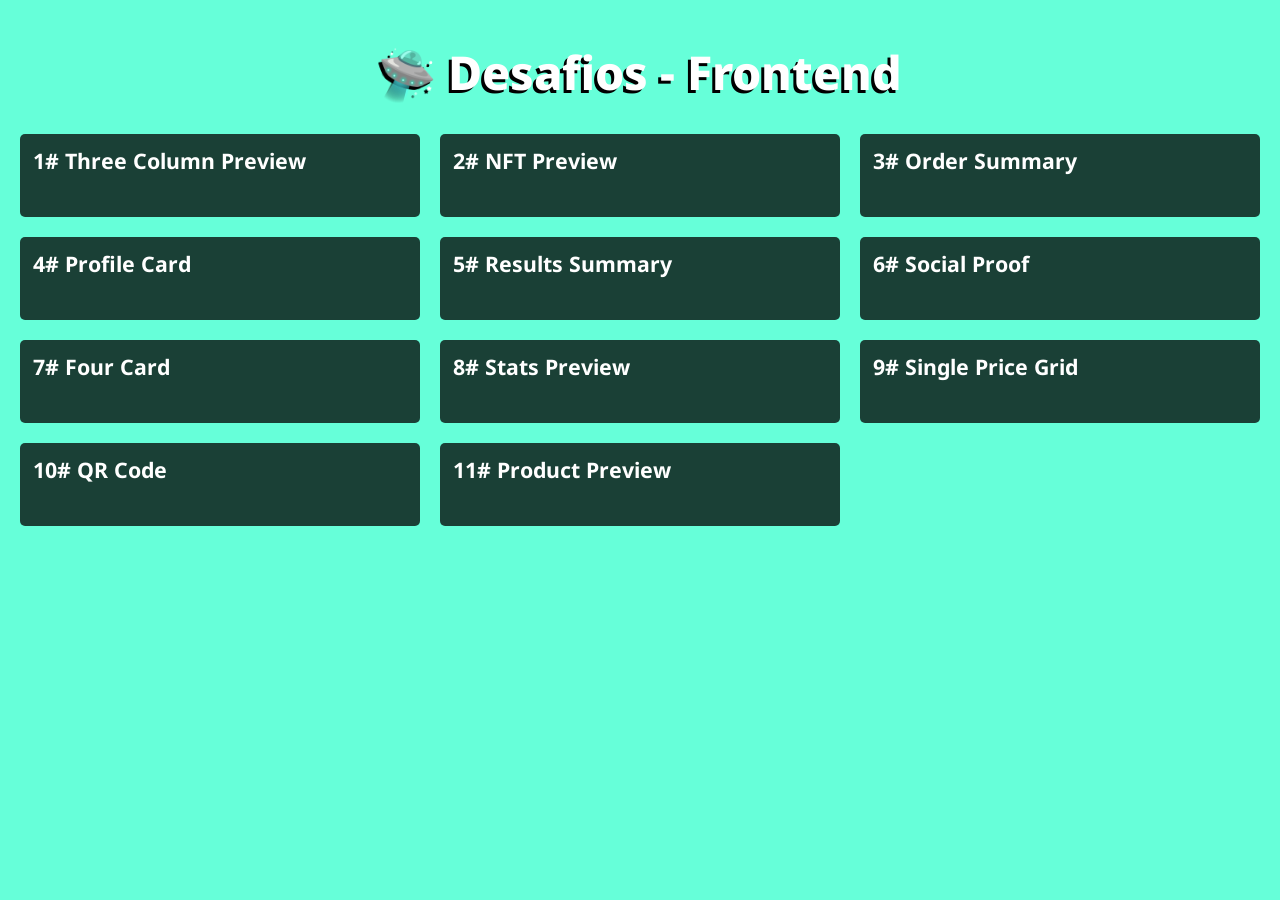
<file: index.html>
<!DOCTYPE html>
<html lang="pt-br">
<head>
    <meta charset="UTF-8">
    <meta name="viewport" content="width=device-width, initial-scale=1.0">

    <title>Desafios - Frontend Mentor</title>

    <link rel="stylesheet" type="text/css" href="./style.css">

</head>
<body>
    <main>
        <h1>🛸 Desafios - Frontend</h1>
        <section id="container">
            <div class="bloco">
                <h2></h2>
                <p></p>
            </div>
            <div class="bloco">
                <h2></h2>
                <p></p>
            </div>
            <div class="bloco">
                <h2></h2>
                <p></p>
            </div>
            <div class="bloco">
                <h2></h2>
                <p></p>
            </div>
            <div class="bloco">
                <h2></h2>
                <p></p>
            </div>
            <div class="bloco">
                <h2></h2>
                <p></p>
            </div>
            <div class="bloco">
                <h2></h2>
                <p></p>
            </div>
            <div class="bloco">
                <h2></h2>
                <p></p>
            </div>
            <div class="bloco">
                <h2></h2>
                <p></p>
            </div>
            <div class="bloco">
                <h2></h2>
                <p></p>
            </div>
            <div class="bloco">
                <h2></h2>
                <p></p>
            </div>
        </section>
    </main>
    <script src="./script.js"></script>
</body>
</html>
</file>
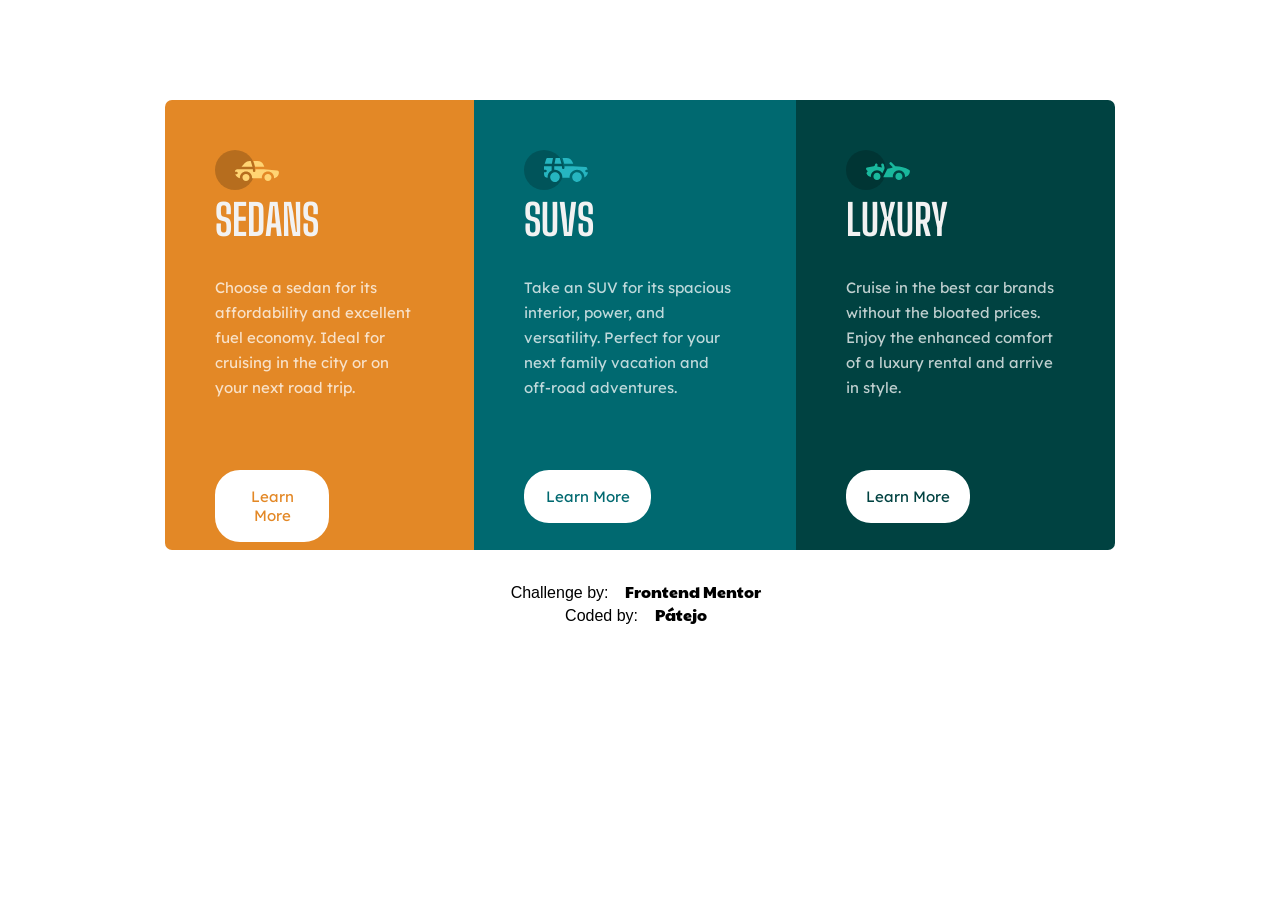
<file: 01-Three-column-preview-card-component-main/index.html>
<!DOCTYPE html>
<html lang="en">

<head>
    <meta charset="UTF-8">
    <meta name="viewport" content="width=device-width, initial-scale=1.0">

    <link rel="icon" type="image/png" sizes="32x32" href="./images/favicon-32x32.png">
    <link rel="stylesheet" type="text/css" href="./style.css">

    <title>Frontend Mentor | 3 Column Preview Card Component</title>
</head>

<body>
    <main id="container">
        <div id="sedans">
            <img src="./images/icon-sedans.svg" alt="Icone Sedans" class="icone" />
            <h1 class="title">Sedans</h1>
            <p class="text">Choose a sedan for its affordability and excellent fuel economy. Ideal for cruising in the
                city
                or on your next road trip.</p>
            <div class="button">Learn More</div>
        </div>

        <div id="suvs">
            <img src="./images/icon-suvs.svg" alt="Icone Suvs" class="icone" />
            <h1 class="title">SUVs</h1>
            <p class="text">Take an SUV for its spacious interior, power, and versatility. Perfect for your next family
                vacation
                and off-road adventures.</p>
            <div class="button">Learn More</div>
        </div>

        <div id="luxury">
            <img src="./images/icon-luxury.svg" alt="Icone Luxury" class="icone" />
            <h1 class="title">Luxury</h1>
            <p class="text">Cruise in the best car brands without the bloated prices. Enjoy the enhanced comfort of a
                luxury
                rental and arrive in style.</p>
            <div class="button">Learn More</div>
        </div>
    </main>

    <footer id="credits">
        <div>Challenge by:&nbsp;
            <a id="desafio">Frontend Mentor</a>
        </div>
        <div>Coded by:&nbsp;
            <a id="coder">Pátejo</a>
        </div>
    </footer>
    <script src="./script.js"></script>
</body>
</html>
</file>
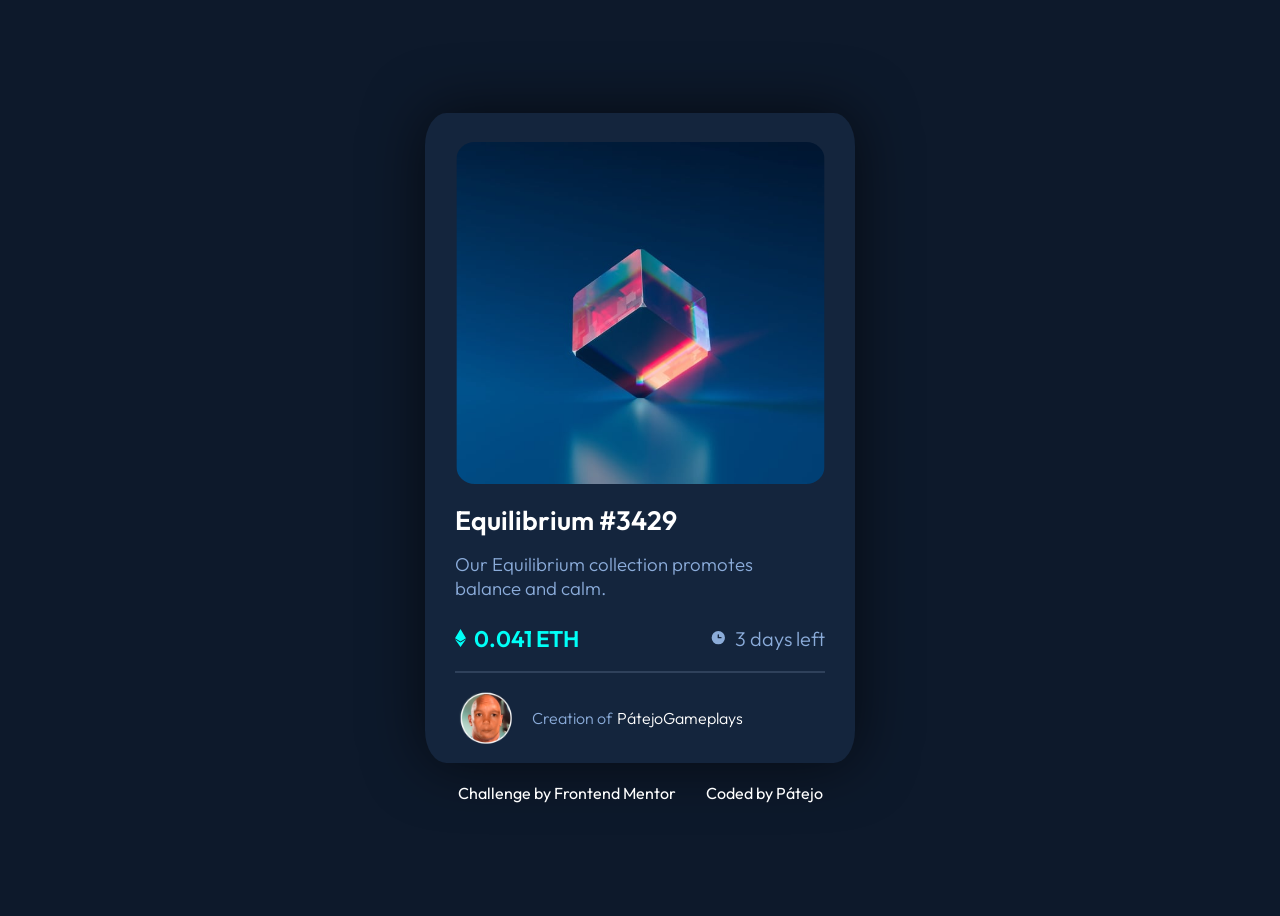
<file: 02-NFT-preview-card-component-solution/index.html>
<!DOCTYPE html>
<html lang="en">

<head>
  <meta charset="UTF-8">
  <meta name="viewport" content="width=device-width, initial-scale=1.0">

  <link rel="stylesheet" href="style.css">
  <link rel="icon" type="image/png" sizes="32x32" href="./images/favicon-32x32.png" />

  <title>Frontend Mentor | NFT preview card component</title>

</head>

<body>
  <div class="container">
    <div id="image">
      <img src="./images/image-equilibrium.jpg" alt="One image that reffer to the NFT Equilibrium #3429" />
      <div id="efeito">
        <img src="./images/icon-view.svg" />
      </div>
    </div>

    <div id="info">
      <h1>Equilibrium #3429</h1>
      <p>Our Equilibrium collection promotes balance and calm.</p>
    </div>

    <div id="sub">
      <h2><img src="./images/icon-ethereum.svg" />&nbsp;&nbsp;0.041 ETH</h2>
      <p><img src="./images/icon-clock.svg" />&nbsp;&nbsp;3 days left</p>
    </div>
    <div id="footer">
      <img src="./images/icone-site.png" alt="Photo od The Creator" />Creation
      of<a href="https://www.instagram.com/patejo_sama/">PátejoGameplays</a>
    </div>
  </div>
  <div id="nav">
    <article>
      Challenge by <a href="https://www.frontendmentor.io/challenges/nft-preview-card-component-SbdUL_w0U"
        target="_blank">Frontend Mentor</a>
    </article>
    <article>
      Coded by <a href="https://www.frontendmentor.io/profile/patejo-coder" target="_blank">Pátejo</a>
    </article>
  </div>

</body>

</html>
</file>
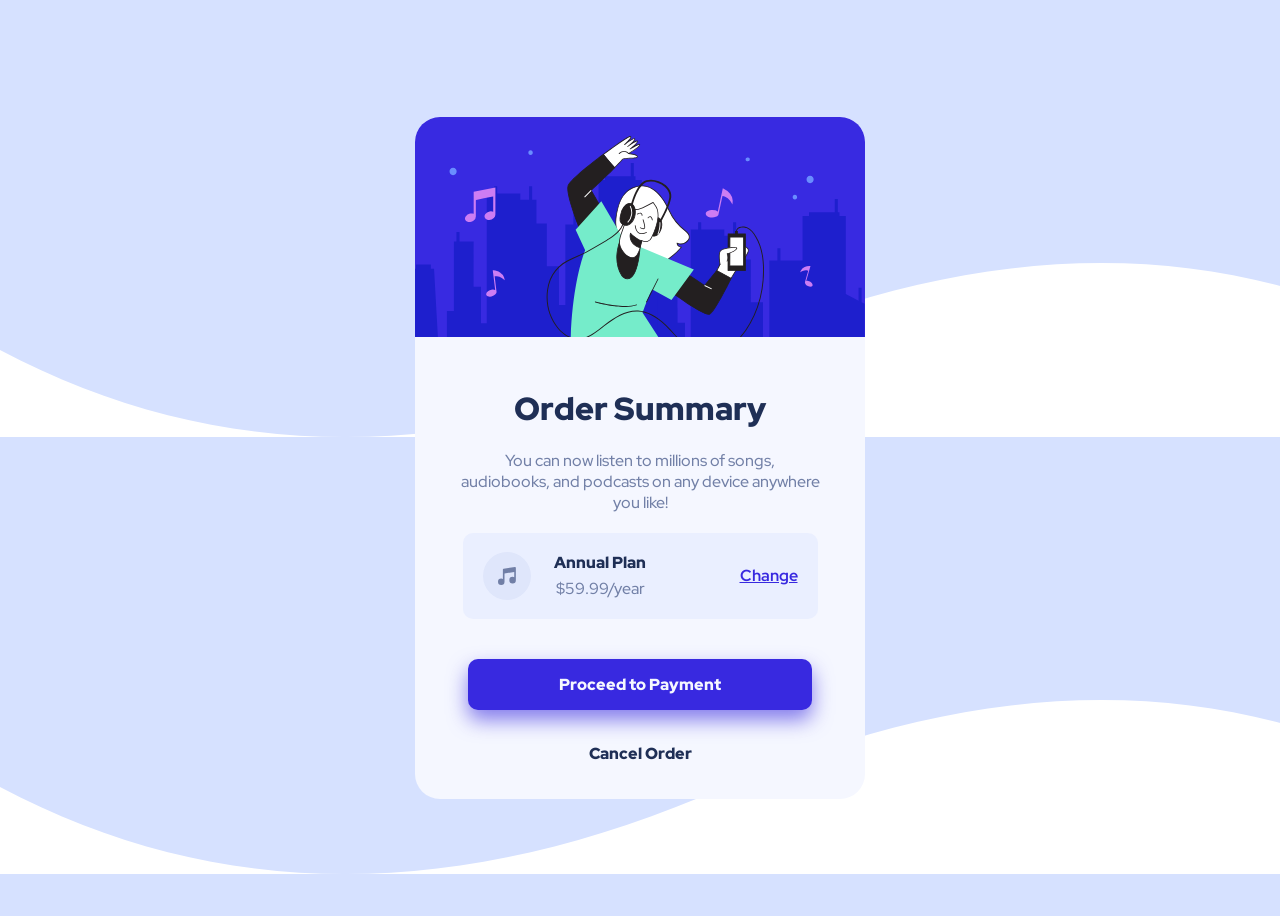
<file: 03-Order-summary-card-solution/index.html>
<!DOCTYPE html>
<html lang="en">

<head>
  <meta charset="UTF-8">
  <meta name="viewport" content="width=device-width, initial-scale=1.0">

  <link rel="icon" type="image/png" sizes="32x32" href="./images/favicon-32x32.png">
  <link rel="stylesheet" type="text/css" href="./style.css">

  <title>Frontend Mentor | Order summary card</title>

</head>

<body>
  <main id="container">
    <img src="./images/illustration-hero.svg" alt="Illustration hero" id="card" />
    <h1>Order Summary</h1>

    <p>You can now listen to millions of songs, audiobooks, and podcasts on any
      device anywhere you like!</p>

    <div id="mini-card">
      <img src="./images/icon-music.svg" alt="Icon music" id="icon" />
      
      <span>
        <h2>Annual Plan</h2>
      <p>$59.99/year</p>
    </span>

      <h3>Change</h3>
    </div>
    <div id="button">
      Proceed to Payment
    </div>
    <h2 id="cancel">Cancel Order</h2>
  </main>
  <!-- <div class="attribution">
    Challenge by <a href="https://www.frontendmentor.io?ref=challenge" target="_blank">Frontend Mentor</a>
    Coded by <a href="#" target="_blank">Pátejo</a>
  </div> -->
</body>

</html>
</file>
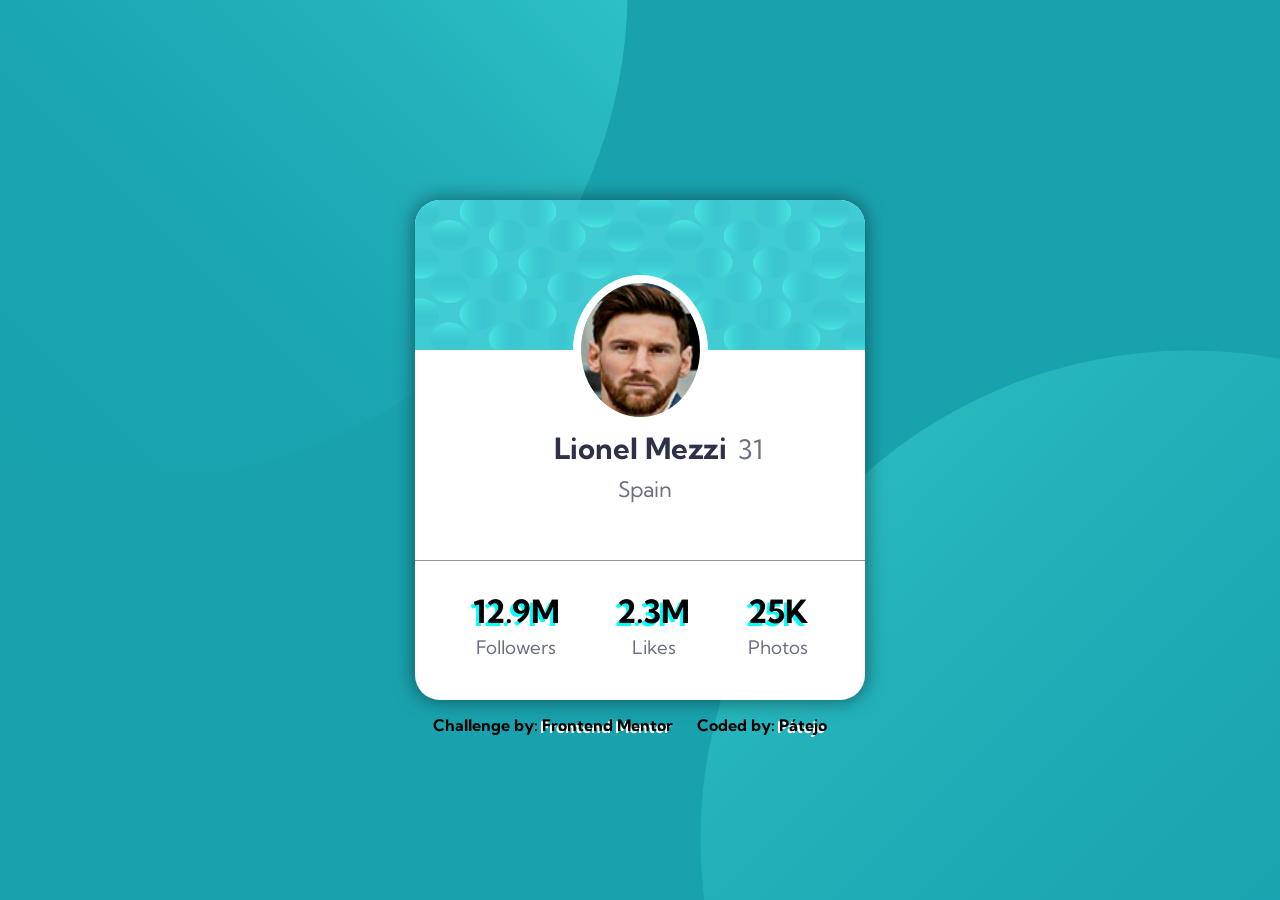
<file: 04-Profile-card-component-solution/index.html>
<!DOCTYPE html>
<html lang="en">

<head>
  <meta charset="UTF-8">
  <meta name="viewport" content="width=device-width, initial-scale=1.0">

  <link rel="icon" type="image/png" sizes="32x32" href="./images/favicon-32x32.png">
  <link rel="stylesheet" type="text/css" href="./style.css"> 
  <title>Frontend Mentor | Profile card component</title>

</head>

<body>
  <div id="top-image"></div>
  <div id="bottom-image"></div>

  <div id="container">
    <div id="background-profile">
      <img src="./images/bg-pattern-card.svg" alt="" />
    </div>
    <div id="photo-profile">
      <img src="./images/mezzi.jpg" alt="" />
    </div>
    <div id="info">
      <h1>Lionel Mezzi</h1>
      <h2> 31</h2>
      <h3>Spain</h3>
    </div>
    <div id="sub-info">
      <div id="b1">
        <h1>12.9M</h1>
        <h3>Followers</h3>
      </div>
      <div id="b2">
        <h1>2.3M</h1>
        <h3>Likes</h3>
      </div>
      <div id="b3">
        <h1>25K</h1>
        <h3>Photos</h3>
      </div>
    </div>

    <div class="attribution">
      Challenge by: <a href="https://www.frontendmentor.io/challenges/profile-card-component-cfArpWshJ"
        target="_blank">Frontend Mentor</a>
      Coded by: <a href="https://www.frontendmentor.io/profile/patejo-coder" target="_blank">Pátejo</a>
    </div>
  </div>
</body>

</html>
</file>
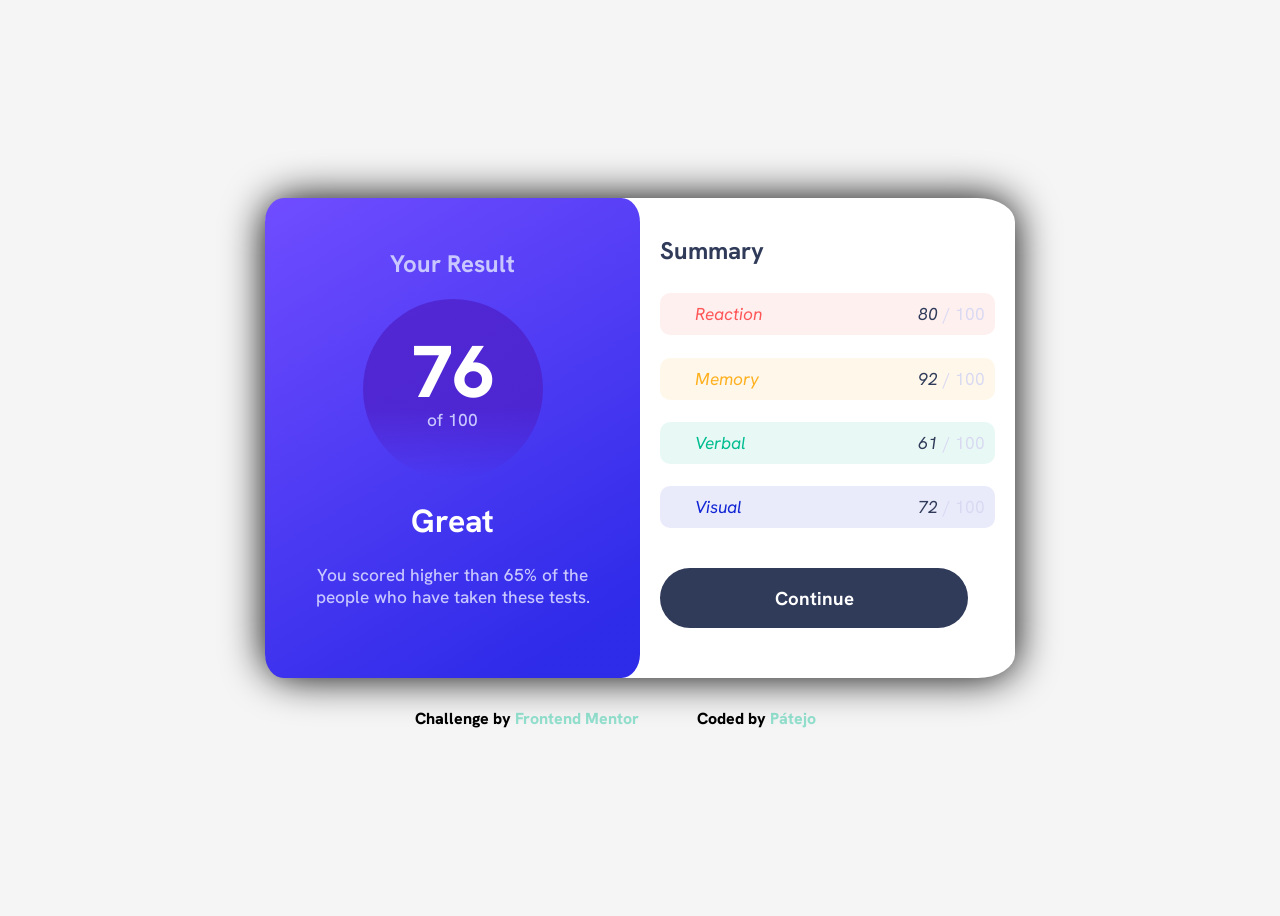
<file: 05-Results-summary-component-solution/index.html>
<!DOCTYPE html>
<html lang="en">

<head>
  <meta charset="UTF-8">
  <meta name="viewport" content="width=device-width, initial-scale=1.0 user-scalable=no">

  <link rel="stylesheet" href="style.css" />
  <link rel="icon" type="image/png" sizes="32x32" href="./assets/images/favicon-32x32.png" />

  <title>Frontend Mentor | Results summary component</title>
</head>

<body>
  <main id="container">
    <div id="main-card">
      <h2>Your Result</h2>

      <div id="circle">
        <h1>76</h1>
        <p>of 100</p>
      </div>

      <h1>Great</h1>
      <p>You scored higher than 65% of the people who have taken these tests.</p>
    </div>
    <div id="sub-card">
      <h2>Summary</h2>

      <h3 id="orange">
        <i id="o"><img src="./assets/images/icon-reaction.svg" alt="" />&nbsp;Reaction</i> <span><i>80</i> / 100</span>
      </h3>

      <h3 id="yellow">
        <i id="y"><img src="./assets/images/icon-memory.svg" alt="" />&nbsp;Memory</i>
        <span><i>92</i> / 100</span>
      </h3>

      <h3 id="green">
        <i id="g"><img src="./assets/images/icon-verbal.svg" alt="" />&nbsp;Verbal</i>
        <span><i>61</i> / 100</span>
      </h3>

      <h3 id="blue">
        <i id="b"><img src="./assets/images/icon-visual.svg" alt="" />&nbsp;Visual</i>
        <span><i>72</i> / 100</span>
      </h3>

      <div id="botao"> Continue </div>
    </div>

    <div class="attribution">
      Challenge by&nbsp; <a href="https://www.frontendmentor.io/challenges/results-summary-component-CE_K6s0maV"
        target="_blank">Frontend Mentor</a> &nbsp;
      Coded by&nbsp; <a href="https://www.frontendmentor.io/profile/patejo-coder" target="_blank">Pátejo</a>
    </div>
  </main>
</body>

</html>
</file>
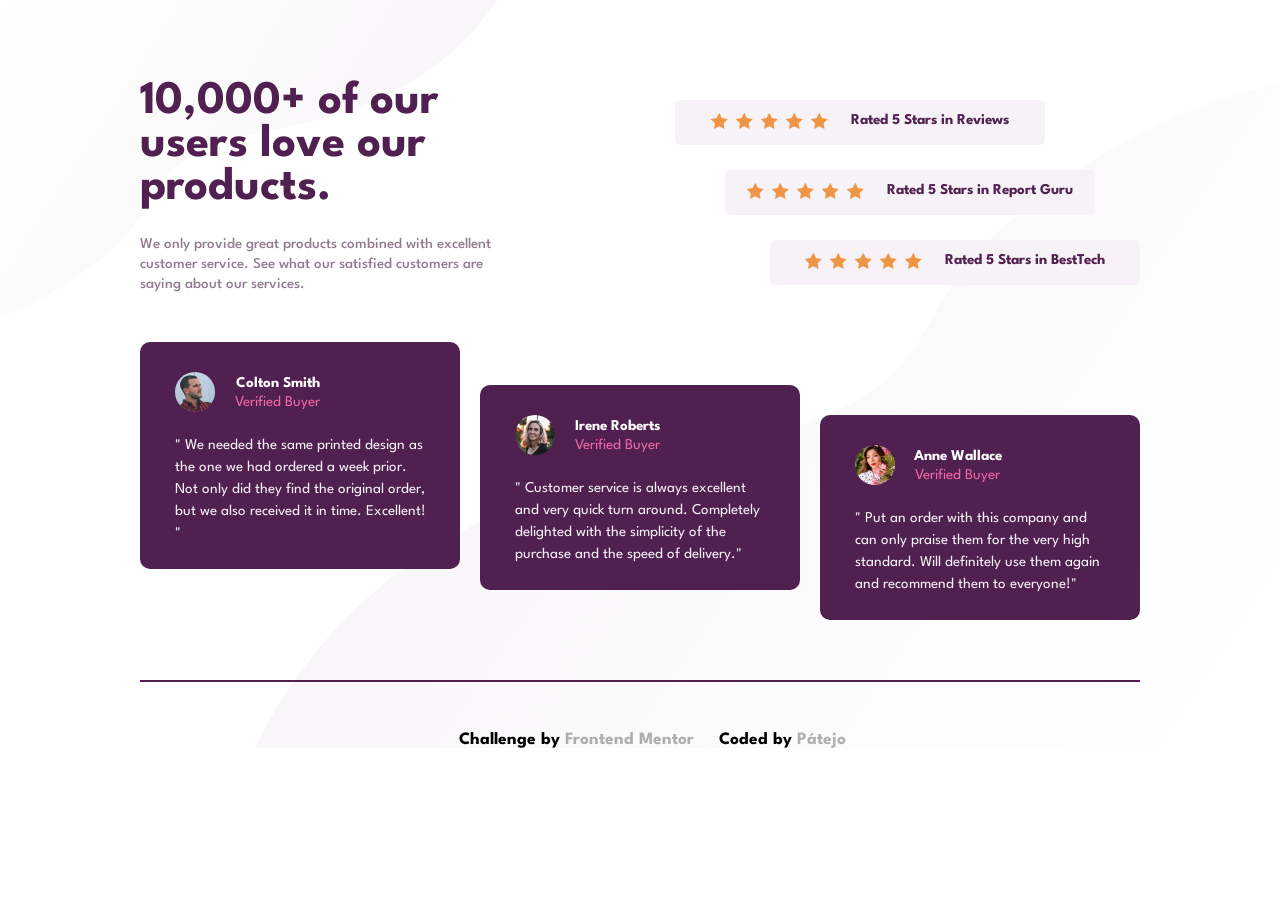
<file: 06-Social-proof-section-solution/index.html>
<!DOCTYPE html>
<html lang="en">

<head>
  <meta charset="UTF-8" />
  <meta name="viewport" content="width=device-width, initial-scale=1.0" />

  <link rel="icon" type="image/png" sizes="32x32" href="./images/favicon-32x32.png" />
  <link rel="stylesheet" type="text/css" href="style.css" />

  <title>Frontend Mentor | Social proof section</title>

</head>

<body>
  <div id="area-bg">
    <span id="top-bg"></span>
    <span id="bottom-bg"></span>

    <section id="content-father">
      <main id="container-top">
        <div id="info">
          <h1>10,000+ of our users love our products.</h1>
          <p>We only provide great products combined with excellent customer service.
            See what our satisfied customers are saying about our services.</p>
        </div>

        <section id="notes">
          <div id="note-one">
            <div id="stars-position">
              <span></span>
              <span></span>
              <span></span>
              <span></span>
              <span></span>
            </div>
            <h3>Rated 5 Stars in Reviews</h3>
          </div>

          <div id="note-two">
            <div id="stars-position">
              <span></span>
              <span></span>
              <span></span>
              <span></span>
              <span></span>
            </div>
            <h3>Rated 5 Stars in Report Guru</h3>
          </div>

          <div id="note-three">
            <div id="stars-position">
              <span></span>
              <span></span>
              <span></span>
              <span></span>
              <span></span>
            </div>
            <h3>Rated 5 Stars in BestTech</h3>
          </div>
        </section>
      </main>

      <footer id="container-bottom">
        <div id="box1">
          <img src="./images/image-colton.jpg" alt="Profile image Colton">
          <hgroup class="title">
            <h3>Colton Smith</h3>
            <h4>Verified Buyer</h4>
          </hgroup>

          <p>" We needed the same printed design as the one we had ordered a week prior.
            Not only did they find the original order, but we also received it in time. Excellent! "</p>
        </div>

        <div id="box2">
          <img src="./images/image-irene.jpg" alt="Profile image Irene">
          <hgroup class="title">
            <h3>Irene Roberts</h3>
            <h4>Verified Buyer</h4>
          </hgroup>

          <p>" Customer service is always excellent and very quick turn around. Completely
            delighted with the simplicity of the purchase and the speed of delivery."</p>
        </div>

        <div id="box3">
          <img src="./images/image-anne.jpg" alt="Profile image Anne">
          <hgroup class="title">
            <h3>Anne Wallace</h3>
            <h4>Verified Buyer</h4>
          </hgroup>

          <p>" Put an order with this company and can only praise them for the very high
            standard. Will definitely use them again and recommend them to everyone!"</p>
        </div>
      </footer>
    </section>

    <aside class="credits">
      <div>
      <p>Challenge by</p> <a href="https://www.frontendmentor.io/challenges/social-proof-section-6e0qTv_bA"
          target="_blank">Frontend Mentor</a>
        </div>
      <div>
      <p>Coded by</p> <a href="https://www.instagram.com/patejo_sama/" target="_blank">Pátejo</a>
    </div>
    </aside>
  </div>
</body>

</html>
</file>
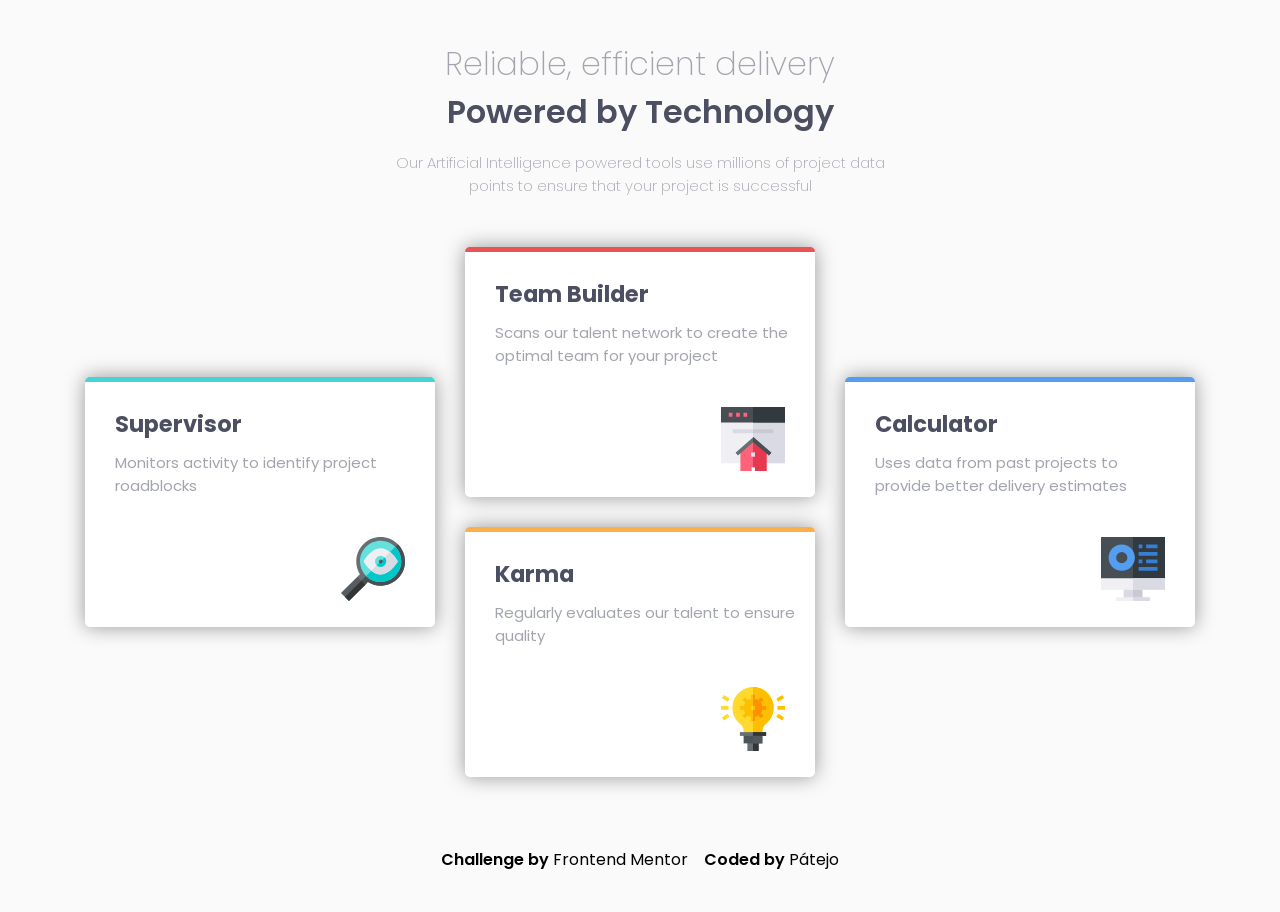
<file: 07-Four-card-feature-section-solution/index.html>
<!DOCTYPE html>
<html lang="en">

<head>
  <meta charset="UTF-8">
  <meta name="viewport" content="width=device-width, initial-scale=1.0">
  <!-- displays site properly based on user's device -->

  <link rel="icon" type="image/png" sizes="32x32" href="./images/favicon-32x32.png">
  <link rel="stylesheet" type="text/css" href="style.css">

  <title>Frontend Mentor | Four card feature section</title>

</head>

<body>
  <header>
    <h1 id="light">Reliable, efficient delivery</h1>
    <h1>Powered by Technology</h1>

    <p>Our Artificial Intelligence powered tools use millions of project data points
      to ensure that your project is successful</p>
  </header>

  <main>
    <section class="box cyan">
      <h1>Supervisor</h1>
      <p>Monitors activity to identify project roadblocks</p>
      <img src="./images/icon-supervisor.svg">
    </section>

    <div>
      <section class="box red">
        <h1>Team Builder</h1>
        <p>Scans our talent network to create the optimal team for your project</p>
        <img src="./images/icon-team-builder.svg">
      </section>

      <section class="box orange">
        <h1>Karma</h1>
        <p>Regularly evaluates our talent to ensure quality</p>
        <img src="./images/icon-karma.svg">
      </section>
    </div>

    <section class="box blue">
      <h1>Calculator</h1>
      <p>Uses data from past projects to provide better delivery estimates</p>
      <img src="./images/icon-calculator.svg">
    </section>
  </main>

  <footer>
    <p class="attribution">
      Challenge by <a href="https://www.frontendmentor.io?ref=challenge" target="_blank">Frontend Mentor</a>
      &nbsp;&nbsp;
      Coded by <a href="https://www.frontendmentor.io/profile/patejo-coder">Pátejo</a>
    </p>
  </footer>
</body>

</html>
</file>
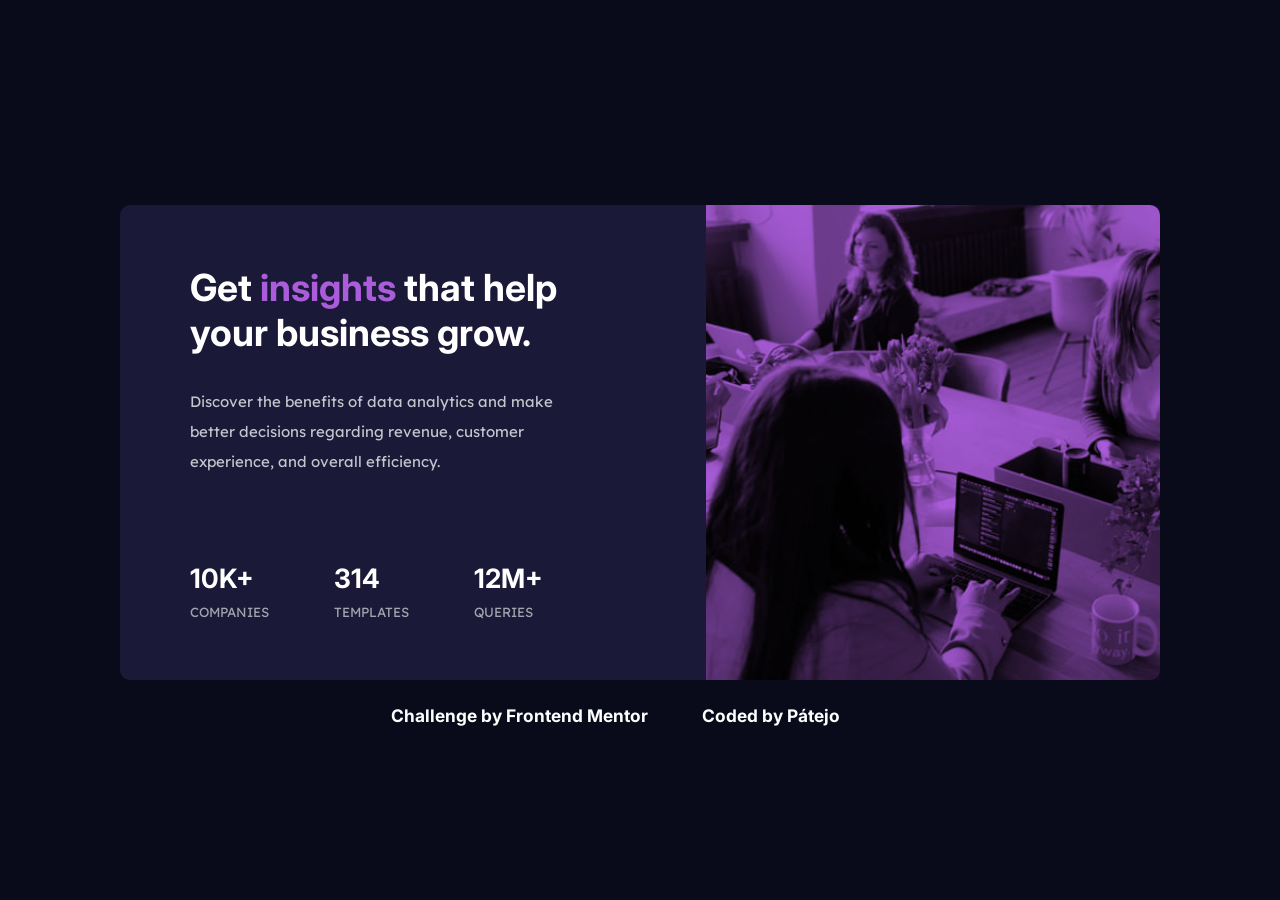
<file: 08-Stats-preview-card-component-solution/index.html>
<!DOCTYPE html>
<html lang="en">

<head>
  <meta charset="UTF-8">
  <meta name="viewport" content="width=device-width, initial-scale=1.0">

  <link rel="stylesheet" type="text/css" href="./style.css" />
  <link rel="icon" type="image/png" sizes="32x32" href="./images/favicon-32x32.png">

  <title>Frontend Mentor | Stats preview card component</title>
</head>

<body>
  <div id="box-attribution">
    <section id="container">
      <main>
        <h1>Get <span>insights</span> that help your business grow.</h1>

        <p>Discover the benefits of data analytics and make better decisions regarding revenue, customer
          experience, and overall efficiency.</p>

        <footer>
          <div>
            <h2>10k+</h2>
            <h5>companies</h5>
          </div>
          <div>
            <h2>314</h2>
            <h5>templates</h5>
          </div>
          <div>
            <h2>12m+</h2>
            <h5>queries</h5>
          </div>
        </footer>
      </main>
      <div id="bg"></div>
    </section>

    <div class="attribution">
      Challenge by <a href="https://www.frontendmentor.io/challenges/stats-preview-card-component-8JqbgoU62" target="_blank">Frontend Mentor</a>
      Coded by <a href="https://www.frontendmentor.io/profile/patejo-coder" target="_blank">Pátejo</a>
    </div>
  </div>

</body>

</html>
</file>
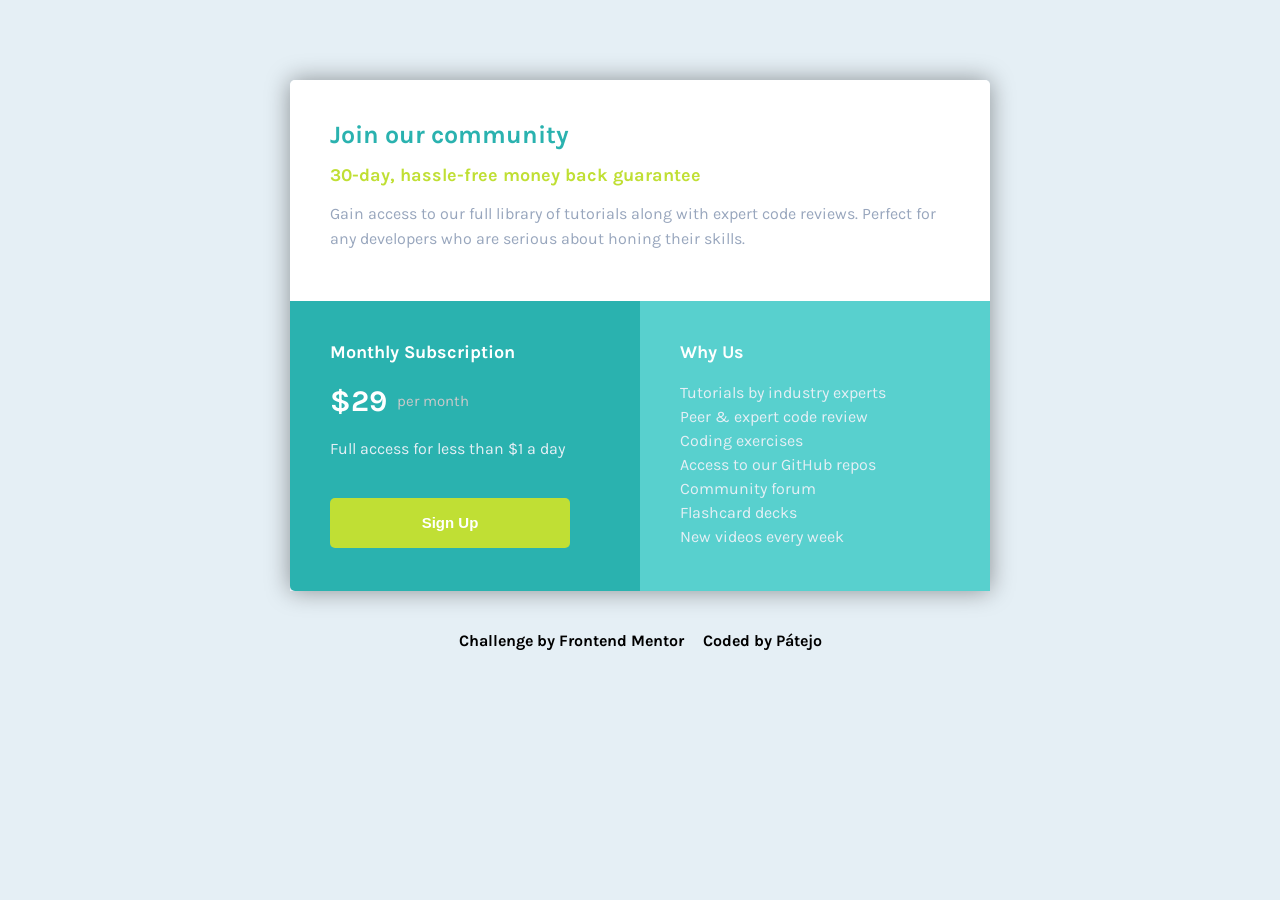
<file: 09-Single-price-grid-component-solution/index.html>
<!DOCTYPE html>
<html lang="en">

<head>
  <meta charset="UTF-8">
  <meta name="viewport" content="width=device-width, initial-scale=1.0">

  <link rel="icon" type="image/png" sizes="32x32" href="./images/favicon-32x32.png">
  <link rel="stylesheet" type="text/css" href="./style.css">
  <title>Frontend Mentor | Single Price Grid Component</title>

</head>

<body>
  <main>
    <section id="main">
      <h1>Join our community</h1>

      <h2>30-day, hassle-free money back guarantee</h2>

      <p>Gain access to our full library of tutorials along with expert code reviews.
        Perfect for any developers who are serious about honing their skills.</p>
    </section>

    <section id="boxs">
      <aside>
        <h2>Monthly Subscription</h2>

        <div id="junction">
          <h1>&dollar;29</h1>
          <h3>per month</h3>
        </div>
        <p>Full access for less than &dollar;1 a day</p>

        <button>
          <p>Sign Up</p>
        </button>
      </aside>

      <article>
        <h2>Why Us</h2>

        <h3>Tutorials by industry experts</h3>
        <h3>Peer &amp; expert code review</h3>
        <h3>Coding exercises</h3>
        <h3>Access to our GitHub repos</h3>
        <h3>Community forum</h3>
        <h3>Flashcard decks</h3>
        <h3>New videos every week</h3>
      </article>
    </section>
  </main>


  <footer>
    <p class="credits">
      Challenge by <a id="space" href="https://www.frontendmentor.io?ref=challenge" target="_blank">Frontend Mentor</a>
      Coded by <a href="#">Pátejo</a>
    </p>
  </footer>
</body>

</html>
</file>
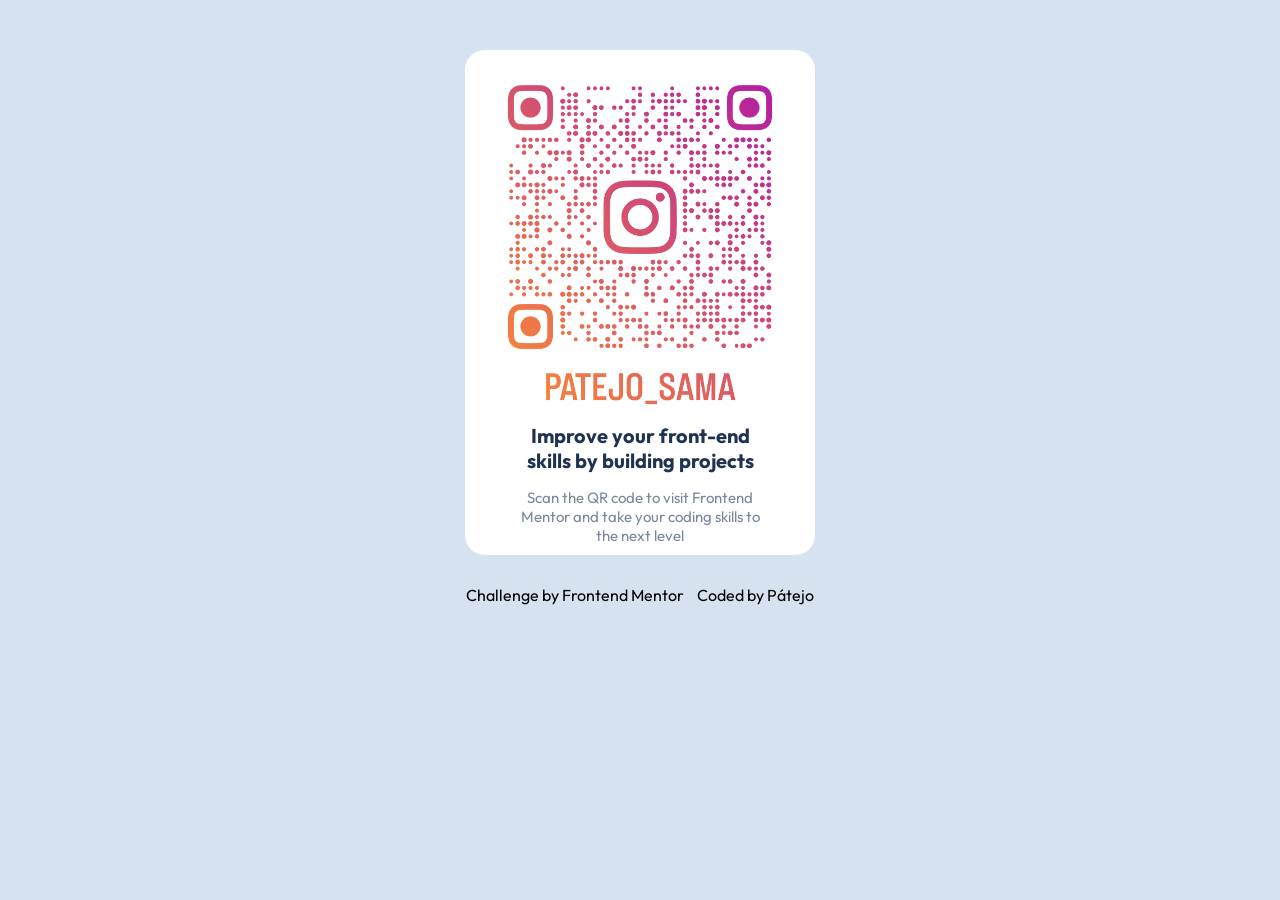
<file: 10-QR-code-component-solution/index.html>
<!DOCTYPE html>
<html lang="en">

<head>
  <meta charset="UTF-8">
  <meta name="viewport" content="width=device-width, initial-scale=1.0">

  <link rel="icon" type="image/png" sizes="32x32" href="./images/favicon-32x32.png">
  <link rel="stylesheet" type="text/css" href="./style.css">

  <title>Frontend Mentor | QR code component</title>
</head>

<body>
  <main>
    <a href="https://www.instagram.com/patejo_dono/">
      <img src="./images/insta-mateo.png" alt="QR Code To Frontendmentor">
    </a>
    <h1>Improve your front-end skills by building projects</h1>
    <p>Scan the QR code to visit Frontend Mentor and take your coding skills to the next level</p>
  </main>

  <div class="credits">
    Challenge by <a id="space" href="https://www.frontendmentor.io?ref=challenge" target="_blank">Frontend Mentor</a>
    Coded by <a href="#">Pátejo</a>
  </div>
</body>

</html>
</file>
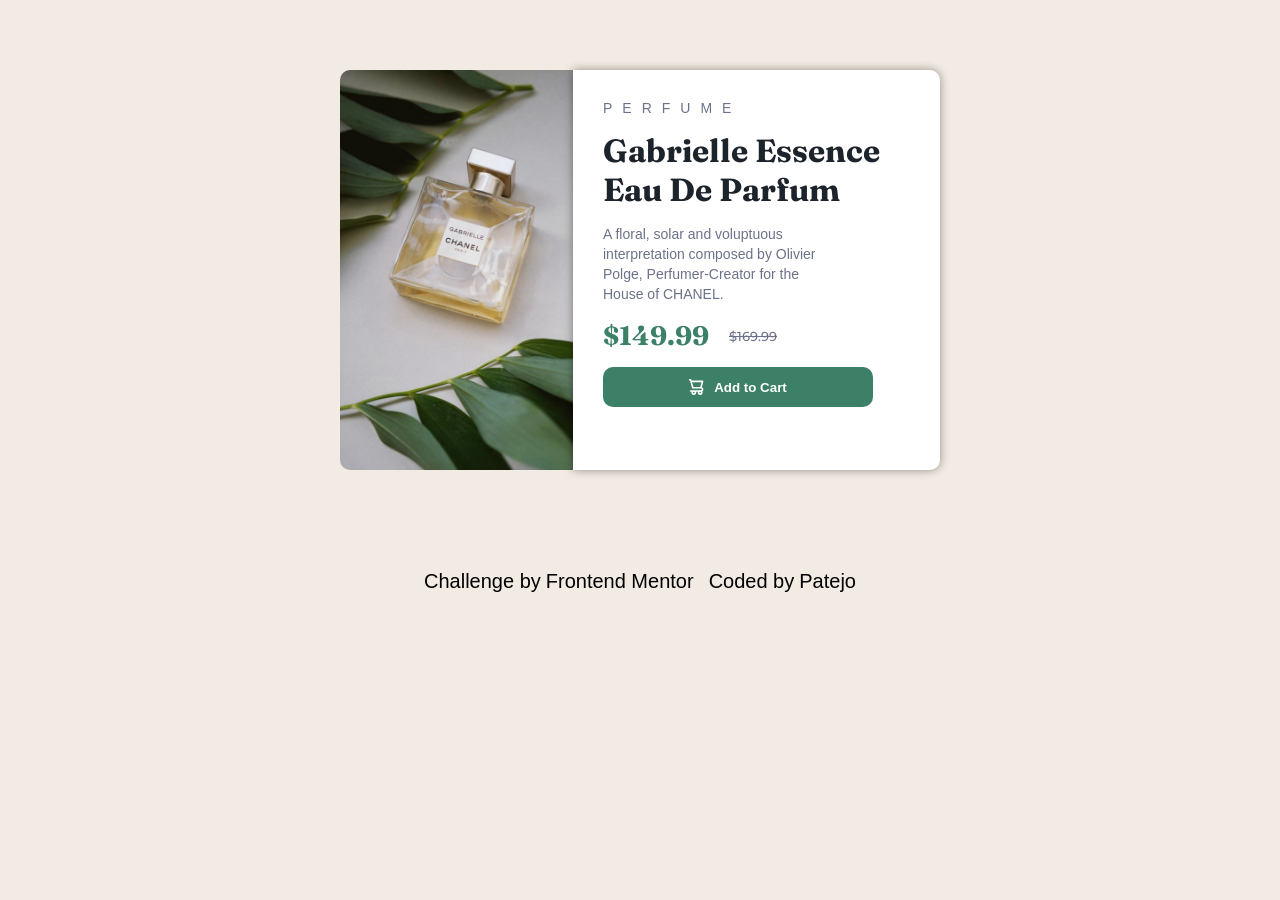
<file: 11-Product-preview-card-component-solution/index.html>
<!DOCTYPE html>
<html lang="en">

<head>
  <meta charset="UTF-8">
  <meta name="viewport" content="width=device-width, initial-scale=1.0">

  <link rel="icon" type="image/png" sizes="32x32" href="./images/favicon-32x32.png">
  <link rel="stylesheet" type="text/css" href="style.css">

  <title>Frontend Mentor | Product preview card component</title>

</head>

<body>
  <main>
    <section id="image"></section>

    <aside>
      <h2>Perfume</h2>

      <h1>Gabrielle Essence Eau De Parfum</h1>

      <p>A floral, solar and voluptuous interpretation composed by Olivier Polge,
        Perfumer-Creator for the House of CHANEL.</p>

      <section id="price">
        <h3>$149.99</h3>
        <h4>$169.99</h4>
      </section>

      <button><img src="./images/icon-cart.svg">
        Add to Cart
      </button>

    </aside>
  </main>
  <footer>
    <section class="credits">
      Challenge by <a id="space" href="https://www.frontendmentor.io?ref=challenge" target="_blank">Frontend Mentor</a>
      Coded by <a href="https://www.frontendmentor.io/profile/patejo-coder">Patejo</a>
    </section>
  </footer>
</body>

</html>
</file>
<file: style.css>
@import url('https://fonts.googleapis.com/css2?family=Noto+Sans:ital,wght@0,100..900;1,100..900&display=swap');

* {
    margin: 0px;
    padding: 0px;
    box-sizing: border-box;
}

html,
body {
    height: 100%;
}

body {
    display: flex;
    justify-content: center;
    margin: 0px 20px;
    background-color: #66ffd9;
    font-family: "Noto Sans", sans-serif;
}

main {
    width: 100%;
}

h1 {
    text-align: center;
    width: 100%;
    color: white;
    font-size: 19pt;
    font-weight: 800;
    margin: 40px 0px 30px 0px;
    text-shadow: -3px 3px 0px black;
}

section#container {
    display: grid;
    place-content: center;
    text-align: left;
    grid-template-columns: minmax(150px, 250px);
    gap: 10px;
}

.bloco {
    padding: 4px 2px;
    border-radius: 5px;
    color: rgb(255, 255, 255);
    background-color: rgba(0, 0, 0, 0.750);
    transition:
        transform ease .5s;
}

.bloco:hover {
    cursor: pointer;
}

.bloco:hover p {
    opacity: 1;
}

.bloco:hover p,
.bloco:hover h2 {
    text-shadow: -1px 1px 1px black;
}

div.bloco h2 {
    font-size: 10pt;
    margin-left: 5px;
    margin-bottom: 5px;
    transition: text-shadow ease-out .5s;
}

div.bloco p {
    font-size: 8pt;
    margin-left: 5px;
    color: rgb(238, 235, 235);
    transition:
        opacity ease-out .5s,
        text-shadow ease-out .5s;
}

@media screen and (min-width: 450px) and (max-width: 649px) {
    main {
        margin-bottom: 30px;
    }

    h1 {
        font-size: 25pt;
    }

    body {
        margin: 0px 30px
    }

    section#container {
        grid-template-columns: repeat(2, minmax(150px, 280px));
    }

    .bloco {
        padding: 8px 4px;
    }

    .bloco:hover {
        transform: translateY(-5px);
    }

    .bloco p {
        opacity: 0;
    }


    div.bloco h2 {
        font-size: 12pt;
    }

    div.bloco p {
        font-size: 10pt;
    }
}

@media screen and (min-width: 650px) and (max-width: 999px) {
    h1 {
        font-size: 30pt;
    }

    section#container {
        grid-template-columns: repeat(3, minmax(150px, 3500px));
    }

    .bloco {
        padding: 10px 6px;
    }

    .bloco:hover {
        transform: translateY(-5px);
    }

    .bloco p {
        opacity: 0;
    }

    div.bloco h2 {
        font-size: 14pt;
    }

    div.bloco p {
        font-size: 12pt;
    }
}

@media screen and (min-width: 1000px) {
    h1 {
        font-size: 35pt;
    }

    section#container {
        grid-template-columns: repeat(3, minmax(280px, 450px));
        gap: 20px;
    }

    .bloco {
        padding: 12px 8px;
    }

    .bloco:hover {
        transform: translateY(-5px);
    }

    .bloco p {
        opacity: 0;
    }

    div.bloco h2 {
        font-size: 16pt;
    }

    div.bloco p {
        font-size: 14pt;
    }
}
</file>
<file: 01-Three-column-preview-card-component-main/style.css>
@import url('https://fonts.googleapis.com/css2?family=Paytone+One&display=swap');
@import url('https://fonts.googleapis.com/css2?family=Big+Shoulders+Display:wght@700&family=Lexend+Deca&display=swap');

* {
    box-sizing: border-box;
    padding: 0px;
    margin: 0px;
}

html,
body {
    width: 100%;
    display: grid;
    place-items: center;
}

#container {
    width: 950px;
    display: flex;
    align-items: center;
    justify-content: center;
    margin-top: 100px;
}

#sedans {
    width: auto;
    height: 450px;
    background-color: hsl(31, 77%, 52%);
    border-radius: 7px 0px 0px 7px;
}

#suvs {
    width: auto;
    height: 450px;
    background-color: hsl(184, 100%, 22%);
}

#luxury {
    width: auto;
    height: 450px;
    background-color: hsl(179, 100%, 13%);
    border-radius: 0px 7px 7px 0px;
}

.icone {
    margin-top: 50px;
    margin-left: 50px;
}

.title {
    font-family: "Big Shoulders Display", sans-serif;
    font-size: 32pt;
    color: hsl(0, 0%, 95%);
    text-transform: uppercase;
    text-align: left;
    margin-left: 50px;
}

.text {
    margin: 30px 60px 0px 50px;
    font-family: "Lexend Deca", sans-serif;
    font-size: 15px;
    color: hsla(0, 0%, 100%, 0.75);
    line-height: 25px;
}

.button {
    margin: 70px 145px 0px 50px;
    padding: 15px;
    font-family: "Lexend Deca", sans-serif;
    font-size: 15px;
    background-color: #ffffff;
    border: 2px solid #ffffff;
    border-radius: 25px;
    text-align: center;
    cursor: pointer;
    transition: .5s;
}

#sedans .button {
    color: hsl(31, 77%, 52%);
}

#suvs .button {
    color: hsl(184, 100%, 22%);
}

#luxury .button {
    color: hsl(179, 100%, 13%);
}

#sedans .button:hover,
#suvs .button:hover,
#luxury .button:hover {
    background-color: transparent;
    border: 2px solid #ffffff;
    color: #ffffff;
}

#credits {
    font-family: "Lexends Deca", sans-serif;
    font-size: 12pt;
    text-align: center;
    margin: 30px 0px 0px 0px;
}

#credits a {
    color: #000000;
    text-decoration: none;
    font-family: "Paytone One", sans-serif;
    font-weight: 300;
    padding: 8px;
    margin-top: -14px;
    transition: .5s;
}

#credits a:hover {
    color: #ff32ed;
    cursor: pointer;
}

@media only screen and (min-width: 300px) and (max-width: 630px) {

    #container {
        width: 90%;
        flex-direction: column;
        margin-top: 40px;
    }

    #sedans,
    #suvs,
    #luxury {
        max-height: 360px;
        max-width: 400px;
    }

    #sedans {
        border-radius: 7px 7px 0px 0px;
    }

    #luxury {
        border-radius: 0px 0px 7px 7px;
    }

    .icone {
        margin: 40px 20px 0px 30px;
    }

    .title {
        font-size: 28pt;
        margin-left: 30px;
    }

    .text {
        font-size: 10pt;
        margin: 15px 30px 0px 30px;
    }

    .button {
        max-width: 180px;
        margin: 40px 100px 0px 30px;
    }

    #credits {
        display: flex;
        flex-direction: column;
        gap: 15px;
        padding: 0px;
        margin: 40px 0px 40px 0px;
        font-size: 10pt;
    }

    #credits a:hover {
        color: #11f9ff;
    }
}

@media screen and (min-width: 631px) and (max-width: 980px) {
    #container {
        width: 95%;
        flex-direction: row;
        margin-top: 40px;
    }

    #sedans,
    #suvs,
    #luxury {
        max-height: 350px;
        min-width: 200px;
    }

    .icone {
        margin: 40px 20px 0px 30px;
    }

    .title {
        font-size: 30pt;
        margin-left: 30px;
    }

    .text {
        font-size: 10pt;
        margin: 15px 15px 0px 30px;
        line-height: 20px;
    }

    .button {
        padding: 8px 4px;
        max-width: 100px;
        margin: 40px 0px 0px 30px;
    }

    #credits {
        display: flex;
        flex-direction: column;
        gap: 15px;
        padding: 0px;
        margin: 40px 0px 40px 0px;
        font-size: 10pt;
    }

    #credits a:hover {
        color: #11f9ff;
    }
}
</file>
<file: 02-NFT-preview-card-component-solution/style.css>
@import url('https://fonts.googleapis.com/css2?family=Outfit:wght@300;400;600&display=swap');

* {
    margin: none;
    padding: none;
    box-sizing: border-box;
}

body {
    min-height: 100vh;
    display: flex;
    justify-content: center;
    align-items: center;
    flex-direction: column;
    background-color: hsl(217, 54%, 11%);
}

.container {
    background-color: hsl(216, 50%, 16%);
    width: 430px;
    height: 650px;
    border-radius: 5%;
    display: grid;
    grid-template-rows: 60% 10% 5% 25%;
    grid-template-columns: repeat(2, 50%) 300px;
    box-shadow: 0px 0px 60px rgba(0, 0, 0, .6);
    margin-top: 15px;
}

#image {
    grid-row: 1 / 2;
    grid-column: 1 / span 2;
    display: flex;
    justify-content: center;
    position: relative;
}

#image img {
    scale: .9;
    width: 95%;
    border-radius: 5%;
    margin-top: 10px;
}

#image #efeito {
    position: absolute;
    width: 95%;
    height: 380px;
    border-radius: 5%;
    background-color: hsla(178, 83%, 50%, .5);
    display: flex;
    justify-content: center;
    align-items: center;
    margin-top: 10px;
    scale: .9;
    opacity: 0;
    transition: 1s;
}

#image #efeito img {
    scale: .3;
}

#image #efeito:hover {
    cursor: pointer;
    opacity: 1;
}

#info {
    grid-row: 2;
    grid-column: 1 /span 2;
    margin: 0px 30px 0px 30px;
    display: flex;
    flex-direction: column;
    font-family: 'Outfit', sans-serif;
    color: hsl(215, 51%, 70%);
}

#info h1 {
    font-size: 20pt;
    font-weight: 600;
    color: hsl(0, 0%, 100%);
    margin-top: 0px;
    transition: 1s;
}

#info h1:hover {
    color: hsl(178, 100%, 50%);
    cursor: pointer;
}

#info p {
    font-size: 14pt;
    font-weight: 300;
    margin-top: -3px;
    margin-right: 20px;
}

#sub {
    grid-row: 3;
    grid-column: 1 / span 2;
    margin: 70px 30px 0px 30px;
    display: flex;
    justify-content: space-between;
    align-items: center;
    font-family: 'Outfit', sans-serif;
    color: hsl(215, 51%, 70%);
}

#sub h2 {
    font-weight: 600;
    font-size: 17pt;
    color: hsl(178, 100%, 50%);
}

#sub p {
    font-weight: 300;
    font-size: 15pt;
}

#footer {
    grid-row: 4;
    grid-column: 1 / span 2;
    font-family: 'Outfit', sans-serif;
    margin: 70px 30px 0px 30px;
    display: flex;
    justify-content: flex-start;
    align-items: center;
    border-top: 2px solid hsl(215, 32%, 27%);
    color: hsl(215, 51%, 70%);
    font-size: 12pt;
    font-weight: 300;
}

#footer img {
    scale: .4;
    margin-left: -35px;
    margin-right: -20px;
}

#footer a {
    text-decoration: none;
    color: hsl(0, 0%, 100%);
    transition: 1s;
    text-indent: 5px;
}

#footer a:hover {
    color: hsl(178, 100%, 50%);
}

#nav {
    display: flex;
    justify-content: center;
    margin-top: 5px;
}

#nav article {
    text-align: left;
    padding: 15px;
    font-family: 'Outfit', sans-serif;
    font-size: 12pt;
    color: white;
}

#nav a {
    color: hsl(228, 45%, 44%);
    transition: 1s;
    color: white;
    text-decoration: none;
}

#nav a:hover {
    color: yellow;
    font-size: 14pt;
}

@media only screen and (max-width: 376px) {
    body {
        overflow: visible;
    }
    .container {
        width: 330px;
        height: 550px;
        grid-template-columns: repeat(2, 50%);
        grid-template-rows: 50% 20% 5% 25%;
        margin-top: 5px;
    }

    #image #efeito img {
        scale: .3;
    }

    #image #efeito {
        position: absolute;
        width: 95%;
        height: 265px;
        border-radius: 5%;
        background-color: hsla(178, 83%, 50%, .5);
        display: flex;
        justify-content: center;
        align-items: center;
        margin-top: 10px;
        scale: .9;
        opacity: 0;
        transition: 1s;
    }

    #info {
        margin: 0px -10px 0px 25px;
    }

    #info h1 {
        font-size: 18pt;
        margin-top: 10px;
    }

    #info p {
        font-size: 13pt;
        margin-top: 5px;
    }

    #sub {
        margin: 35px 20px 0px 25px;
    }

    #sub h2 {
        font-size: 12pt;
    }

    #sub p {
        font-size: 12pt;
    }

    #footer {
        margin: 35px 20px 10px 24px;
        border-top: 3px solid hsl(215, 32%, 27%);
        font-size: 10pt;
        text-indent: 5px;
    }

    #footer img {
        scale: .4;
        margin: 0px -25px 0px -45px
    }

    #nav {
        width: 330px;
        display: flex;
        justify-content: center;
        margin-top: 0px;
    }
    
    #nav article {
        font-size: 8pt;
    }
    
    #nav a:hover {
        color: yellow;
        font-size: 11pt;
    }
}
</file>
<file: 03-Order-summary-card-solution/style.css>
@charset "utf-8";
@import url('https://fonts.googleapis.com/css2?family=Red+Hat+Display:wght@500;700;900&display=swap');

* {
    padding: none;
    margin: none;
}

body {
    min-height: 100vh;
    display: flex;
    justify-content: center;
    align-items: center;
    background-image: url(./images/pattern-background-desktop.svg);
}

main#container {
    display: flex;
    flex-direction: column;
    align-items: center;
    justify-content: center;
    width: 450px;
    border-radius: 25px;
    font-family: "Red Hat Display", sans-serif;
    background-color: hsl(225, 100%, 98%);
}

img#card {
    border-radius: 25px 25px 0px 0px;
    width: 100%
}

h1 {
    font-weight: 900;
    margin-top: 50px;
    margin-bottom: 0px;
    color: hsl(223, 47%, 23%);
}

p {
    font-size: 16px;
    font-weight: 500;
    text-align: center;
    margin: 20px 45px;
    color: hsl(224, 23%, 55%);
}

div#mini-card {
    width: 70%;
    border-radius: 10px;
    padding: 0px 20px;
    display: flex;
    align-items: center;
    justify-content: space-between;
    background-color: hsl(225, 100%, 94%, .5);
    margin-bottom: 40px;
}

#mini-card span {
    display: flex;
    flex-direction: column;
    align-items: center;
    margin-left: -70px;
    margin-top: 5px;
}

#mini-card h2 {
    font-weight: 900;
    color: hsl(223, 47%, 23%);
    font-size: 16px;
    margin-bottom: -15px;
}

#mini-card p {
    font-weight: 500;
}

#mini-card h3 {
    font-weight: 700;
    font-size: 16px;
    color: hsl(245, 75%, 52%);
    text-decoration: underline;
    transition: 1s;
}

#mini-card h3:hover {
    text-decoration: none;
    cursor: pointer;
}

div#button {
    font-size: 16px;
    font-weight: 900;
    color: hsl(225, 100%, 98%);
    padding: 15px 91px;
    border-radius: 10px;
    background-color: hsl(245, 75%, 52%);
    box-shadow: 0px 10px 20px hsl(245, 75%, 52%, .6);
    margin-bottom: 20px;
    transition: 1s;
}

div#button:hover {
    background-color: hsl(245, 75%, 52%, .8);
    box-shadow: 0px 10px 10px hsl(245, 75%, 52%, .3);
    cursor: pointer;
}

h2#cancel {
    font-weight: 900;
    font-size: 16px;
    color: hsl(223, 47%, 23%);
    margin-bottom: 35px;
    transition: 1s;
}

h2#cancel:hover {
    cursor: pointer;
}

@media screen and (max-width: 376px) {
    body {
        height: 100vh;
        margin-left: 10px;
        background-image: url(./images/pattern-background-mobile.svg)no-repeat;
    }

    main#container {
        width: 375px;
        border-radius: 25px;
        font-family: "Red Hat Display", sans-serif;
        background-color: hsl(225, 100%, 98%);
    }

    img#card {
        border-radius: 25px 25px 0px 0px;
        width: 100%;
    }

    h1 {
        font-size: 25px;
        margin-top: 40px;
        margin-bottom: 0px;
    }

    p {
        font-size: 16px;
        margin: 20px 35px;
    }
    
    div#mini-card {
        padding: 0px 25px;
        margin-bottom: 40px;
    }
    
    #mini-card span {
        display: flex;
        flex-direction: column;
        align-items: center;
        margin-left: -20px;
        margin-top: 5px;
    }
    
    div#button {
        padding: 15px 62px;
        margin-bottom: 20px;
    }
    
    h2#cancel  {
        font-weight: 900;
        font-size: 16px;
        color: hsl(223, 47%, 23%);
        margin-bottom: 35px;
        transition: 1s;
    }
}
</file>
<file: 04-Profile-card-component-solution/style.css>
@import url('https://fonts.googleapis.com/css2?family=Kumbh+Sans:wght@400;700&display=swap');

* {
    margin: 0px;
    padding: 0px;
    box-sizing: border-box;
}

body {
    min-width: 100vw;
    height: 100vh;
    display: flex;
    justify-content: center;
    align-items: center;
    background-color: hsl(185, 75%, 39%);
}

div#top-image {
    background-image: url(./images/bg-pattern-top.svg);
    background-repeat: no-repeat;
    width: 100%;
    height: 100%;
    background-position-x: -350px;
    background-position-y: -500px;
    position: absolute;
    
}

div#bottom-image {
    background-image: url(./images/bg-pattern-bottom.svg);
    background-repeat: no-repeat;
    width: 100%;
    height: 100%;
    background-position-x: 700px;
    background-position-y: 350px;
    position: absolute;
}

div#container {
    width: 450px;
    height: 500px;
    display: grid;
    grid-template-rows: 150px 300px;
    grid-template-columns: 100%;
    background-color: #ffffff;
    border-radius: 25px;
    box-shadow: 0px 0px 20px rgba(0, 0, 0, .5);
    z-index: 2;
}

#background-profile img {
    border-radius: 25px 25px 0px 0px;
    width: 100%;
    height: 100%;
    grid-row: 1 / 2;
    grid-column: 1 / 2;
}

div#photo-profile {
    grid-row: 2 / 3;
    grid-column: 1 / 2;
    display: flex;
    justify-content: center;
    margin-top: -75px;
}

#photo-profile img {
    width: 30%;
    height: 40%;
    border-radius: 50%;
    border: 8px solid #ffffff;
}

div#info {
    grid-column: 1 / 2;
    grid-row: 2 / 3;
    display: flex;
    flex-direction: column;
    align-items: center;
    margin-top: 80px;
    font-family: "Kumbh Sans", sans-serif;
    color: hsl(227, 10%, 46%);
}

#info h1 {
    color: hsl(229, 23%, 23%);
    font-size: 22pt;
    font-weight: 700;
}

#info h2 {
    margin-top: -33px;
    margin-right: -220px;
    font-size: 20pt;
    font-weight: 400;
}

#info h3 {
    margin-top: 10px;
    font-weight: 400;
    font-size: 16pt;
    margin-left: 10px
}

div#sub-info {
    grid-row: 2 / 3;
    grid-column: 1 / 2;
    display: flex;
    justify-content: space-evenly;
    margin-top: 210px;
    font-family: "Kumbh Sans", sans-serif;
    text-align: center;
    font-weight: 700;
    border-top: 1px solid hsl(0, 0%, 59%);
}

#sub-info h1 {
    margin-top: 30px;
    text-shadow: -3px 3px cyan;
    transition: .5s;
}

#sub-info h3 {
    color: hsl(227, 10%, 46%);
    font-weight: 400;
    margin-top: 5px;
}

#sub-info h1:hover {
    color: cyan;
    text-shadow: -4px 4px black;
    cursor: pointer;
}

.attribution {
    grid-row: 3 / 3;
    grid-column: 1 / 2;
    text-align: center;
    margin-top: 65px;
    font-family: "Kumbh Sans", sans-serif;
    font-weight: 700;
}

.attribution a {
    text-decoration: none;
    color: #000000;
    text-shadow: -2px 2px 0px #ffffff;
    transition: .5s;
    padding-right: 20px;
}

.attribution a:hover {
    color: yellow;
    text-shadow: -2px 2px 0px black;
}

@media screen and (max-width: 376px) {
    div#container {
        width: 300px;
        height: 400px;
        grid-template-rows: 120px 280px;
    }

    #background-profile img {
        width: 100%;
        height: 100%;
    }

    div#photo-profile {
        margin-top: -70px;
    }

    #photo-profile img {
        width: 40%;
        height: 35%;
        border: 5px solid #ffffff;
    }

    div#info {
        margin-top: 60px;
    }

    #info h1 {
        font-size: 20pt;
    }

    #info h2 {
        margin-top: -30px;
        margin-right: -195px;
        font-size: 18pt;
    }

    #info h3 {
        margin-top: 15px;
        font-size: 14pt;
    }

    div#sub-info {
        margin-top: 170px;
        font-size: 9pt;
    }

    #sub-info h1 {
        margin-top: 25px;
        transition: .5s;
    }

    #sub-info h3 {
        font-weight: 400;
        margin-top: 10px;
    }

    .attribution {
        margin-top: 15px;
        font-size: 9pt;
        font-weight: 700;
        text-align: center;
    }

    .attribution a {
        padding-right: 14px;
    }
}
</file>
<file: 05-Results-summary-component-solution/style.css>
@import url('https://fonts.googleapis.com/css2?family=Hanken+Grotesk:wght@500;700;800&display=swap');

* {
    padding: none;
    margin: none;
    box-sizing: border-box;
}

body {
    min-height: 100vh;
    display: flex;
    justify-content: center;
    align-items: center;
    background-color: whitesmoke;
}

#container {
    width: 750px;
    height: 480px;
    display: grid;
    grid-template-rows: 480px;
    grid-template-columns: repeat(2, 50%);
    background-color: hsl(0, 0%, 100%);
    border-radius: 5%;
    box-shadow: 0px 0px 40px rgba(0, 0, 0.5);
    margin-top: -40px;
}

#main-card {
    grid-column: 1 / 2;
    height: 100%;
    width: 100%;
    display: flex;
    flex-direction: column;
    align-items: center;
    justify-content: center;
    border-radius: 5%;
    background: linear-gradient(149deg, hsl(252, 100%, 65%) 0%, hsl(241, 81%, 54%) 90%);
    color: hsl(241, 100%, 89%);
    font-family: 'Hanken Grotesk', sans-serif;
    font-weight: 500;
}

#main-card h1 {
    color: hsl(0, 0%, 100%);
}

#main-card p {
    font-size: 13pt;
    margin: 0px 25px;
    text-align: center;

}

#main-card h2 {
    margin-top: -20px;
    font-size: 18pt;
    font-weight: 700;
}

#circle {
    display: flex;
    flex-direction: column;
    align-items: center;
    width: 180px;
    height: 180px;
    border-radius: 50%;
    background: linear-gradient(180deg, hsla(256, 72%, 46%, .8) 60%, hsla(241, 72%, 46%, 0) 100%);
    transition: 1s;
}

#circle:hover {
    scale: 1.2;
}

#circle h1 {
    font-size: 55pt;
    font-weight: 800;
    margin-top: 25px;
    margin-bottom: -10px;
}

#sub-card {
    grid-column: 2 / 3;
    height: 100%;
    width: 100%;
    display: flex;
    flex-direction: column;
    font-family: 'Hanken Grotesk', sans-serif;
    color: hsl(221, 100%, 96%);
    margin-left: 20px;
}

#sub-card h2 {
    color: hsl(224, 30%, 27%);
    font-size: 18pt;
    font-weight: 700;
    margin-top: 37px;
    margin-bottom: 10px;
}

#sub-card h3 {
    display: flex;
    justify-content: space-between;
    font-size: 13pt;
    font-weight: 400;
    padding: 10px;
    border-radius: 10px;
    margin-right: 40px;
    margin-bottom: 5px;
    color: hsl(241, 50%, 90%);
}

#sub-card img {
    margin-bottom: -4px;
}

#sub-card span i {
    color: hsl(224, 30%, 27%);
}

#o {
    color: hsl(0, 100%, 67%);
}

#orange {
    background-color: hsl(0, 100%, 67%, .09);
    transition: .5s;
}

#orange:hover {
    scale: 1.1;
}

#orange img {
    opacity: 0;
    transition: 1s;
}

#orange:hover img {
    opacity: 1;
}

#y {
    color: hsl(39, 100%, 56%);
}

#yellow {
    background-color: hsl(39, 100%, 56%, .09);
    transition: .5s;
}

#yellow:hover {
    scale: 1.1;
}

#yellow img {
    opacity: 0;
    transition: 1s;
}

#yellow:hover img {
    opacity: 1;
}

#g {
    color: hsl(166, 100%, 37%);
}

#green {
    background-color: hsl(166, 100%, 37%, .09);
    transition: .5s;
}

#green:hover {
    scale: 1.1;
}

#green img {
    opacity: 0;
    transition: 1s;
}

#green:hover img {
    opacity: 1;
}

#b {
    color: hsl(234, 85%, 45%);
}

#blue {
    background-color: hsla(234, 85%, 45%, .09);
    transition: .5s;
}

#blue:hover {
    scale: 1.1;
}

#blue img {
    opacity: 0;
    transition: 1s;
}

#blue:hover img {
    opacity: 1;
}

#botao {
    display: flex;
    justify-content: center;
    align-items: center;
    margin-top: 35px;
    width: 308px;
    height: 60px;
    border-radius: 50px;
    background-color: hsl(224, 30%, 27%);
    font-family: 'Hanken Grotesk', sans-serif;
    font-size: 14pt;
    font-weight: 700;
    color: hsl(0, 0%, 100%);
    transition: .5s;
}

#botao:hover {
    background: linear-gradient(175deg, hsl(252, 100%, 65%) 0%, hsl(241, 81%, 54%) 100%);
    cursor: pointer;
}

.attribution {
    grid-row: 2 / 3;
    grid-column: 1 / 3;
    font-family: 'Hanken Grotesk', sans-serif;
    font-weight: 800;
    display: flex;
    justify-content: center;
    align-items: center;
    margin-top: 30px;
}

.attribution a {
    text-decoration: none;
    color: hsl(166, 100%, 37%, .4);
    transition: 1s;
    padding-right: 50px;
}

.attribution a:hover {
    color: hsl(166, 100%, 40%);
    text-shadow: 0px 0px 10px hsla(170, 82%, 67%, 0.9);
}

@media screen and (max-width: 376px) {
    body {
        scale: 1.1;
    }

    #container {
        width: 375px;
        height: 850px;
        display: grid;
        grid-template-rows: 400px 420px 30px;
        grid-template-columns: 100%;
        border-radius: 0px 0px 25px 25px;
        margin-top: 30px;
    }

    #main-card {
        border-radius: 0px 0px 25px 25px;
    }

    #main-card p {
        font-size: 12pt;
        margin: 0px 45px;
    }

    #main-card h2 {
        margin-top: -20px;
    }

    #sub-card {
        grid-column: 1 / 2;
        grid-row: 2 / 3;
        margin-left: 25px;
    }

    #sub-card h2 {
        margin-top: 25px;
        margin-bottom: 10px;
    }

    #sub-card h3 {
        font-size: 13pt;
        margin-right: 55px;
        margin-bottom: 10px;
    }

    #botao {
        width: 290px;
        height: 50px;
        font-size: 13pt;
        margin-top: 25px;
    }

    .attribution {
        grid-row: 3 / 4;
        margin-top: 55px;
        padding-bottom: 100px;
        font-size: 9pt;
    }

    .attribution a {
        text-decoration: none;
        color: hsl(166, 100%, 37%, .4);
        transition: 1s;
        padding-right: 20px;
    }

    .attribution a:hover {
        color: hsl(166, 100%, 40%);
        text-shadow: 0px 0px 10px hsla(170, 82%, 67%, 0.9);
    }
}
</file>
<file: 06-Social-proof-section-solution/style.css>
@import url('https://fonts.googleapis.com/css2?family=League+Spartan:wght@400;500;700&display=swap');

* {
    margin: 0px;
    padding: 0px;
    box-sizing: border-box;
}

body {
    font-family: "League Spartan", sans-serif;
    display: flex;
    justify-content: center;
    align-items: center;
    position: relative;
    padding: 80px 150px;
    background-color: hsl(0, 0%, 100%)
}

#area-bg {
    position: relative;
}

#top-bg {
    width: 584px;
    height: 362px;
    position: absolute;
    top: -110px;
    left: -210px;
    background-image: url(./images/bg-pattern-top-desktop.svg);
    background-repeat: no-repeat;
    z-index: -1;
}

#bottom-bg {
    width: 1085px;
    height: 673px;
    background-image: url(./images/bg-pattern-bottom-desktop.svg);
    background-repeat: no-repeat;
    position: absolute;
    bottom: 0px;
    right: -200px;
    z-index: -1;
}

section#content-father {
    width: 1000px;
}

main#container-top {
    display: flex;
    justify-content: space-around;
    margin: 0px 0px 60px 0px;
}

div#info h1 {
    color: hsl(300, 43%, 22%);
    font-size: 35pt;
    font-weight: 700;
    margin: 0px 250px 25px 0px;
}

#info p {
    color: hsl(303, 10%, 53%);
    margin-right: 250px;
    line-height: 20px;
    font-weight: 500;
    font-size: 15px;
}

section#notes {
    padding: 15px;
    margin-top: -5px;
}

#stars-position span {
    background-image: url("./images/icon-star.svg");
    background-repeat: no-repeat;
    scale: .8;
    padding-left: 25px;
    padding-bottom: 3px;

}

#notes h3 {
    color: hsl(300, 43%, 22%);
    margin-left: 15px;
    font-size: 15px;
    padding-bottom: 5px;
}

#note-one,
#note-two,
#note-three {
    display: flex;
    justify-content: center;
    text-align: center;
    font-weight: 700;
    font-size: 15px;
    padding: 13px;
    width: 370px;
    transition: 1s;
    border-radius: 5px;
    background-color: hsl(300, 24%, 96%);
}

#note-one:hover, #note-two:hover, #note-three:hover {
    scale: 1.2;
}

#note-one {
    margin: 10px 0px 25px -95px;
}

#note-two {
    margin: 0px 0px 25px -45px;
}

#note-three {
    margin: 0px -15px 25px 0px;
}

footer#container-bottom {
    display: flex;
    justify-content: space-evenly;
    align-items: center;
    gap: 20px;
    margin-bottom: 90px;
}

#container-bottom img {
    scale: .5;
    margin: 10px 0px -30px 0px;
    border-radius: 50%;
}

.title {
    display: flex;
    flex-direction: column;
    align-items: center;
    margin: -30px 0px 0px -45px;
}

#container-bottom h3 {
    color: hsl(0, 0%, 100%);
    font-size: 15px;
    font-weight: 700;
    margin-bottom: 5px;
}

#container-bottom h4 {
    color: hsl(333, 80%, 67%);
    font-size: 15px;
    font-weight: 400;
    transition: 1s;
}

#container-bottom h4:hover {
    color: cyan;
    cursor: pointer;
    text-decoration: underline;
}

#container-bottom p {
    color: hsl(300, 24%, 96%);
    font-size: 15px;
    font-weight: 400;
    line-height: 22px;
    margin: 25px 13px 25px 20px;
}

#box1,
#box2,
#box3 {
    width: 350px;
    background-color: hsl(300, 43%, 22%);
    border-radius: 10px;
    padding: 0px 15px;
}

#box1 {
    margin-top: -65px;
}

#box3 {
    margin-top: 30px;
    margin-bottom: -30px;
}

.credits {
    display: flex;
    justify-content: center;
    font-weight: 700;
    font-size: 13pt;
    padding: 50px 15px 0px 15px;
    border-top: 2px solid hsl(300, 43%, 22%);
}

.credits p {
    margin-left: 25px;
    transition: 1s;
}

.credits a {
    transition: .5s;
    text-decoration: none;
    margin-left: 5px;
    color: rgba(0, 0, 0, .3);
}

.credits a:hover {
    color: rgba(65, 50, 144);
    text-shadow: none;
    font-size: 15pt;
}

.credits div {
    display: flex;
}


@media only screen and (max-width: 376px) {
    body {
        padding: 0px;
    }

    #top-bg {
        width: 374px;
        height: 232px;
        top: -13px;
        left: 0px;
        background-image: url(./images/bg-pattern-top-mobile.svg)
    }

    #bottom-bg {
        width: 374px;
        height: 232px;
        bottom: 0px;
        right: 0px;
    }

    section#content-father {
        width: 100vw;
        margin-top: 50px;
        margin-left: -5px;
    }

    main#container-top {
        flex-direction: column;
        padding: 25px;
    }

    div#info h1 {
        text-align: center;
        font-size: 25pt;
        margin: 0px 30px 25px 0px;
        padding-left: 25px;
    }

    #info p {
        text-align: center;
        margin-right: 15px;
        padding-left: 30px;
        font-size: 15px;
        margin-bottom: 25px;
    }

    #stars-position span {
        background-image: url("./images/icon-star.svg");
        padding: 18px 25px 0px 0px;
    }

    #notes h3 {
        margin-left: 0px;
    }

    #note-one,
    #note-two,
    #note-three {
        flex-direction: column;
        padding: 35px 15px 15px 15px;
        width: 300px;
        margin: 0px 0px 30px 0px;
    }

    footer#container-bottom {
        flex-direction: column;
        gap: 25px;
        margin: 10px 0px 90px 0px;
    }

    #container-bottom img {
        scale: .5;
        margin: 10px 0px -30px -5px;
    }

    .title {
        margin: -30px 0px 0px -15px;
    }

    #container-bottom p {
        color: hsl(300, 24%, 96%);
        font-size: 15px;
        font-weight: 400;
        line-height: 22px;
        margin: 25px 15px 30px 5px;
        padding-left: 10px;
    }

    #box1,
    #box2,
    #box3 {
        background-color: hsl(300, 43%, 22%);
        border-radius: 10px;
        padding: 0px 15px;
        width: 300px;
        margin-left: 20px;
    }

    #box3 {
        margin-bottom: -10px;
        margin-top: 0px;
    }

    .credits {
        width: 300px;
        display: flex;
        flex-direction: column;
        font-size: 10pt;
        gap: 30px;
        margin: 0px 0px 30px 32px;
        padding: 40px 0px 0px 0px;
    }

    .credits p {
        margin-left: 20px;
        transition: 1s;
    }

    .credits a {
        transition: .5s;
    }

    .credits a:hover {
        color: rgba(65, 50, 144);
        font-size: 12pt;
    }

    .credits div {
        display: flex;
        justify-content: center;
    }
}
</file>
<file: 07-Four-card-feature-section-solution/style.css>
@charset "utf-8";

@import url('https://fonts.googleapis.com/css2?family=Poppins:wght@200;400;600&display=swap');

* {
    box-sizing: border-box;
    margin: 0px;
    padding: 0px;
}

body {
    display: flex;
    flex-direction: column;
    align-items: center;
    font-family: "Poppins", sans-serif;
    background-color: hsl(0, 0%, 98%);
}

header {
    width: 500px;
    text-align: center;
    margin: 40px 0px 50px 0px;
}

header h1#light {
    font-weight: 200;
    color: hsl(229, 6%, 66%);
}

header h1 {
    font-weight: 600;
    color: hsl(234, 12%, 34%);
}

header p {
    font-weight: 200;
    font-size: 15px;
    margin: 15px 0px 0px 0px;
    color: hsl(229, 6%, 66%);
}

main {
    display: flex;
    gap: 30px;
    margin-bottom: 70px;
}

.box {
    display: flex;
    flex-direction: column;
    font-size: 15px;
    width: 350px;
    height: 250px;
    border-radius: 5px;
    background-color: #ffffff;
    padding: 20px;
    box-shadow: 0px 0px 20px rgba(0, 0, 0, .4);
    transition: 1s;
}

.box:hover {
    scale: 1.1;
}

.box h1 {
    color: hsl(234, 12%, 34%);
    margin: 5px 0px 10px 10px;
}

.box p {
    color: hsl(229, 6%, 66%);
    margin: 0px 0px 0px 10px;
}

.box img {
    width: 64px;
    height: 64px;
    align-self: flex-end;
    margin: 40px 10px 0px 0px;
}

main div {
    display: flex;
    flex-direction: column;
    gap: 30px;
}

.cyan {
    border-top: 5px solid hsl(180, 62%, 55%);
    margin-top: 130px;
}

.red {
    border-top: 5px solid hsl(0, 78%, 62%);
}

.orange {
    border-top: 5px solid hsl(34, 97%, 64%);
}

.blue {
    border-top: 5px solid hsl(212, 86%, 64%);
    margin-top: 130px;
}

footer {
    margin-bottom: 40px;
}

.attribution {
    font-weight: 600;
}

.attribution a {
    color: #000000;
    font-weight: 400;
    text-decoration: none;
}

.attribution a:hover {
    color: blue;
    text-decoration: underline;
}

@media screen and (max-width: 376px) {
    header {
        width: 100vw;
    }

    header h1#light {
        font-weight: 200;
        color: hsl(229, 6%, 66%);
    }

    header h1 {
        font-weight: 600;
        font-size: 24px;
        margin: 0px -40px 0px -40px;
        color: hsl(234, 12%, 34%);
    }

    header p {
        font-size: 15px;
        margin: 15px 30px 0px 30px;
        color: hsl(229, 6%, 66%);
    }

    main {
        display: flex;
        flex-direction: column;
        align-items: center;
        gap: 0px;
        margin-bottom: 70px;
    }

    .box {
        display: flex;
        flex-direction: column;
        font-size: 15px;
        width: 315px;
        height: 250px;
        border-radius: 5px;
        background-color: #ffffff;
        padding: 20px;
        box-shadow: 0px 5px 10px rgba(0, 0, 0, .2);
        transition: 1s;
    }

    .box:hover {
        scale: 1.05;
    }

    .box h1 {
        color: hsl(234, 12%, 34%);
        margin: 5px 0px 10px 0px;
    }

    .box p {
        color: hsl(229, 6%, 66%);
        font-size: 14px;
        margin: 0px 0px 0px 0px;
    }

    .box img {
        width: 64px;
        height: 64px;
        align-self: flex-end;
        margin: 40px 5px 0px 0px;
    }

    main div {
        display: flex;
        flex-direction: column;
        gap: 30px;
    }

    .cyan {
        border-top: 5px solid hsl(180, 62%, 55%);
        margin: 20px 0px 30px 0px;
    }

    .red {
        border-top: 5px solid hsl(0, 78%, 62%);
    }

    .orange {
        border-top: 5px solid hsl(34, 97%, 64%);
    }

    .blue {
        border-top: 5px solid hsl(212, 86%, 64%);
        margin-top: 30px;
    }

    footer {
        margin-bottom: 40px;
    }

    .attribution {
        font-weight: 600;
        font-size: 12px;
    }

    .attribution a {
        color: #000000;
        font-weight: 400;
        text-decoration: none;
    }

    .attribution a:hover {
        color: blue;
        text-decoration: underline;
    }
}
</file>
<file: 08-Stats-preview-card-component-solution/style.css>
@import url('https://fonts.googleapis.com/css2?family=Inter:wght@400;700&family=Lexend+Deca&display=swap');

* {
    padding: 0px;
    margin: 0px;
    box-sizing: border-box;
}

body {
    height: 100vh;
    display: flex;
    align-items: center;
    justify-content: center;
    background-color: hsl(233, 47%, 7%);
    padding: 100px 120px;
}

#container {
    display: flex;
    height: auto;
    background-color: hsl(244, 38%, 16%);
    border-radius: 10px 0px 0px 10px;
    margin-top: 40px;
}

#container main {
    margin: 60px 0px 40px 70px;
}

#container main h1 {
    color: hsl(0, 0%, 100%);
    font-size: 28pt;
    font-family: "Inter", sans-serif;
    font-weight: 700;
    margin-right: 5%;
}

#container main span {
    color: hsl(277, 64%, 61%);
}

#container main p {
    color: hsla(0, 0%, 100%, 0.75);
    font-family: "Lexend Deca", sans-serif;
    font-size: 15px;
    margin-right: 10%;
    margin-top: 32px;
    line-height: 30px;
    font-weight: 400;
}

footer {
    display: flex;
    gap: 65px;
    margin-top: 85px;
    margin-right: 10%;
    margin-bottom: 20px;
}

footer div h2 {
    color: hsl(0, 0%, 100%);
    font-family: "Inter", sans-serif;
    font-weight: 700;
    text-transform: uppercase;
    font-size: 20pt;
}

footer div h5 {
    color: hsla(0, 0%, 100%, 0.6);
    font-family: "Lexend Deca", sans-serif;
    text-transform: uppercase;
    margin-top: 10px;
    font-weight: 400;
}

#bg {
    width: 100%;
    background-image: url("./images/image-header-desktop.jpg");
    background-repeat: no-repeat;
    background-size: cover;
    margin-left: 100px;
    mix-blend-mode: hsl(277, 64%, 61%);
    position: relative;
    border-radius: 0px 10px 10px 0px;
}

#bg::after {
    content: "";
    background-color: hsl(277, 64%, 61%);
    height: 100%;
    width: 100%;
    position: absolute;
    mix-blend-mode: multiply;
}

.attribution {
    font-family: "Inter", sans-serif;
    font-size: 13pt;
    font-weight: 700;
    color: #ffffff;
    padding: 10px;
    text-align: center;
    margin-top: 15px;
}

.attribution a {
    color: #ffffff;
    text-decoration: none;
    transition: 1s;
    padding-right: 50px;
}

.attribution a:hover {
    color: #00ffff;
    cursor: pointer;
}

@media screen and (max-width: 376px) {
    body {
        padding: 15px;
    }

    #container {
        display: flex;
        flex-direction: column-reverse;
        height: 100%;
        width: 100%;
        border-radius: 0px 0px 10px 10px;
        margin: 300px 0px 0px 0px;
    }

    #container main {
        margin: 30px 40px 35px 40px;
    }

    #container main h1 {
        font-family: "Inter", sans-serif;
        font-size: 21pt;
        font-weight: 700;
        text-align: center;
        margin: 0px -10px 0px -10px;
        color: hsl(0, 0%, 100%);
    }

    #container main p {
        font-family: "Lexend Deca", sans-serif;
        font-size: 14px;
        font-weight: 400;
        line-height: 30px;
        text-align: center;
        margin: 30px 0px 0px 0px;
        color: hsla(0, 0%, 100%, 0.75);
    }

    footer {
        display: flex;
        flex-direction: column;
        justify-content: center;
        align-items: center;
        text-align: center;
        gap: 50px;
        margin: 45px 0px 20px 0px;
    }

    footer div h2 {
        color: hsl(0, 0%, 100%);
        font-family: "Inter", sans-serif;
        font-weight: 700;
        text-transform: uppercase;
        font-size: 20pt;
    }

    footer div h5 {
        font-family: "Lexend Deca", sans-serif;
        font-weight: 400;
        text-transform: uppercase;
        margin-top: 10px;
        color: hsla(0, 0%, 100%, 0.6);
    }

    #bg {
        width: 100%;
        height: 240px;
        background-image: url("./images/image-header-mobile.jpg");
        background-repeat: no-repeat;
        background-size: cover;
        mix-blend-mode: hsl(277, 64%, 61%);
        position: relative;
        border-radius: 10px 10px 0px 0px;
        margin: 0px;
    }

    .attribution {
        font-size: 9pt;
        padding: 0px;
        margin: 15px 0px 20px 10px;
    }

    .attribution a {
        padding-right: 15px;
    }
}
</file>
<file: 09-Single-price-grid-component-solution/style.css>
@charset "utf-8";
@import url('https://fonts.googleapis.com/css2?family=Karla:wght@400;700&display=swap');

* {
    padding: 0px;
    margin: 0px;
    box-sizing: border-box;
}

body {
    display: grid;
    place-items: center;
    font-size: 16px;
    font-family: "Karla", sans-serif;
    background-color: hsl(204, 43%, 93%);
}

main {
    width: 700px;
    height: auto;
    margin: 80px 0px 40px 0px;
    border-radius: 5px 5px 0px 0px;
    box-shadow: 0px 0px 25px rgba(0, 0, 0, .4);
}

section#main {
    padding: 40px;
    background-color: #ffffff;
    border-radius: 5px 5px 0px 0px;
}

#main h1 {
    font-size: 25px;
    font-weight: 700;
    color: hsl(179, 62%, 43%);
    margin-bottom: 15px;
}

#main h2 {
    font-size: 18px;
    font-weight: 700;
    color: hsl(71, 73%, 54%);
    margin-bottom: 15px;
}

#main p {
    font-weight: 400;
    font-size: 16px;
    line-height: 25px;
    color: hsl(218, 22%, 67%);
    margin: 0px 5px 10px 0px;
}

section#boxs {
    display: flex;
}

#boxs aside {
    width: 350px;
    padding: 40px;
    border-radius: 0px 0px 0px 5px;
    background-color: hsl(179, 62%, 43%);
}

aside h2 {
    font-size: 18px;
    font-weight: 700;
    margin: 0px 0px 20px 0px;
    color: #ffffff;
}

#junction {
    display: flex;
    align-items: center;
    gap: 10px;
    margin-bottom: 20px;
}

aside h1 {
    font-size: 30px;
    font-weight: 700;
    color: #ffffff;
}

aside h3 {
    font-size: 15px;
    font-weight: 400;
    color: hsl(240, 1%, 79%);
}

aside p {
    font-weight: 400;
    margin-bottom: 40px;
    color: hsl(204, 43%, 93%);
}

aside button {
    width: 240px;
    height: 50px;
    border-radius: 5px;
    border: none;
    outline: none;
    cursor: pointer;
    transition: 1s;
    background-color: hsl(71, 73%, 54%);
}

aside button:hover {
    background-color: rgba(180, 210, 45, .9);
}

aside button p {
    font-weight: 700;
    font-size: 15px;
    margin-top: 16px;
    color: #ffffff;
}

#boxs article {
    width: 350px;
    padding: 40px;
    background-color: hsl(179, 56%, 58%)
}

article h2 {
    font-size: 18px;
    font-weight: 700;
    color: #ffffff;
    margin-bottom: 20px;
}

article h3 {
    font-size: 16px;
    font-weight: 400;
    cursor: pointer;
    transition: 1s;
    color: hsl(204, 43%, 93%);
    margin-bottom: 5px;
}

article h3:hover {
    text-decoration: underline;
    color: hsl(71, 100%, 50%);
}

footer {
    font-family: "karla", sans-serif;
    font-weight: 700;
}

footer a {
    text-decoration: none;
    color: black;
    transition: 1s;
}

footer a:hover {
    text-decoration: underline;
    color: purple;
}

#space {
    margin-right: 15px;
}

@media screen and (max-width: 376px) {
    main {
        width: 320px;
        border-radius: 5px;
    }

    section#main {
        padding: 30px;
    }

    section#main h1 {
        font-size: 20px;
    }

    section#main h2 {
        font-size: 16px;
        margin-right: -15px;
    }

    section#main p {
        font-size: 14px;
        margin-right: -20px;
        margin: 0px -20px 0px 0px;
    }

    #boxs {
        flex-direction: column;
    }

    #boxs aside {
        width: 320px;
        border-radius: 0px;
        padding: 20px 30px 40px 30px;
    }

    #boxs article {
        width: 320px;
        border-radius: 0px 0px 5px 5px;
        padding: 30px;
    }

    aside p {
        margin-bottom: 20px;
    }

    aside button {
        margin-bottom: -20px;
    }

    .credits {
        font-size: 13px;
        font-weight: 700;
        margin-bottom: 30px;
    }
</file>
<file: 10-QR-code-component-solution/style.css>
@charset "utf-8";
@import url('https://fonts.googleapis.com/css2?family=Outfit:wght@400;700&display=swap');

* {
    padding: 0px;
    margin: 0px;
    box-sizing: border-box;
}

body {
    display: flex;
    flex-direction: column;
    align-items: center;
    font-family: "Outfit", sans-serif;
    background-color: hsl(212, 45%, 89%);
}

main {
    display: flex;
    flex-direction: column;
    align-items: center;
    width: 350px;
    height: 505px;
    border-radius: 20px;
    margin: 50px 0px 30px 0px;
    background-color: hsl(0, 0%, 100%);
}

main img {
    width: 100%;
    height: auto;
    padding: 10px;
    border-radius: 40px;
    margin-top: -10px;
    margin-bottom: -20px; 
}
main a {
    transition: 1s;
}

main a:hover {
    scale: 0.90;

}

main h1 {
    width: auto;
    font-size: 20px;
    font-weight: 700;
    text-align: center;
    margin: 0px 50px 15px 50px;
    color: hsl(218, 44%, 22%);
}

main p {
    width: auto;
    font-size: 15px;
    font-weight: 400;
    text-align: center;
    margin: 0px 50px 0px 50px;
    color: hsl(220, 15%, 55%);
}

.credits {
    margin: 0px 0px 30px 0px;
}

.credits a {
    text-decoration: none;
    color: black;
    transition: 1s;
}

.credits a:hover {
    color: royalblue;
    text-decoration: underline;
}

a#space {
    margin-right: 10px;
}

@media screen and (max-width: 376px) {
    main {
        width: 300px;
        height: 455px;
        border-radius: 20px;
    }

    main img {
        width: 100%;
        height: auto;
        padding: 15px;
        border-radius: 40px;
    }

    main h1 {
        width: 250px;
        font-size: 20px;
        margin: 5px 0px 15px 0px;
    }

    main p {
        width: 250px;
        font-size: 15px;
        font-weight: 400;
    }
}
</file>
<file: 11-Product-preview-card-component-solution/style.css>
@charset "utf-8";
@import url('https://fonts.googleapis.com/css2?family=Fraunces:ital,opsz,wght@0,9..144,100..900;1,9..144,100..900&family=Montserrat:ital,wght@0,100..900;1,100..900&display=swap');

* {
    margin: 0px;
    padding: 0px;
    box-sizing: border-box;
}

body {
    display: grid;
    place-items: center;
    font-family: "monteserrat", sans-serif;
    background-color: hsl(30, 38%, 92%);
    margin-top: 70px;
}

main {
    display: flex;
    width: 600px;
    height: 400px;
    margin: 0px 0px 100px 0px;
}

section {
    display: flex;
}

section#image {
    width: 100%;
    height: 100%;
    background-image: url(./images/image-product-desktop.jpg);
    background-repeat: no-repeat;
    background-size: cover;
    background-position: center;
    border-radius: 10px 0px 0px 10px;
}

aside {
    box-shadow: 0px 0px 10px rgba(0, 0, 0, .4);
    padding: 30px;
    border-radius: 0px 10px 10px 0px;
    background-color: hsl(0, 0%, 100%);
}

aside h2 {
    letter-spacing: 10px;
    text-transform: uppercase;
    font-size: 14px;
    font-weight: 500;
    color: hsl(228, 12%, 48%);
    margin: 0px 0px 15px 0px;
}

aside h1 {
    margin: 0px 80px 0px 0px;
    font-family: "fraunces", sans-serif;
    font-size: 24pt;
    font-weight: 700;
    color: hsl(212, 21%, 14%);
    margin: 0px 0px 15px 0px;
}

aside p {
    font-size: 14px;
    font-weight: 500;
    line-height: 20px;
    color: hsl(228, 12%, 48%);
    margin: 0px 70px 0px 0px;
}

section#price {
    display: flex;
    align-items: center;
    font-family: "fraunces", sans-serif;
    font-weight: 700;
    gap: 20px;
    margin: 15px 0px 15px 0px;
}

#price h3 {
    font-size: 20pt;
    color: hsl(158, 36%, 37%);
}

#price h4 {
    font-family: "montserrat", sans-serif;
    font-size: 10pt;
    font-weight: 500;
    text-decoration: line-through;
    color: hsl(228, 12%, 48%);
}

button {
    display: flex;
    justify-content: center;
    align-items: center;
    width: 270px;
    height: 40px;
    gap: 10px;
    outline: none;
    transition: 1s;
    cursor: pointer;
    font-weight: 700;
    border-radius: 10px;
    color: hsl(0, 0%, 100%);
    border: 0px solid black;
    background-color: hsl(158, 36%, 37%);
}

button:hover {
    background: hsl(158, 56%, 25%);
}

button img {
    border-radius: 0px;
}

footer {
    font-size: 20px;
    margin-bottom: 50px;
}

.credits a {
    color: black;
    text-decoration: none;
    padding-left: 5px;
    transition: 1s;
}

.credits a#space {
    padding-right: 15px;
}

.credits a:hover{
    color: red;
    text-decoration: underline;
}


@media screen and (max-width: 376px) {
    main {
        flex-direction: column;
        width: 325px;
        height: 600px;
        margin: 0px 0px 80px 0px;
    }

    section#image {
        background-image: url(./images/image-product-mobile.jpg);
        background-repeat: no-repeat;
        width: 100%;
        height: 100%;
        background-size: cover;
        border-radius: 10px 10px 0px 0px;
    }

    aside {
        border-radius: 0px 0px 10px 10px;
    }
    
    aside h2 {
        font-size: 13px;
        letter-spacing: 5px;
        margin-left: -2px;
    }

    aside h1 {
        font-size: 22pt;
        margin: 0px 0px 10px -5px;
    }

    aside p {
        margin: 0px 20px 0px 0px;
    }

    button img {
        height: auto;
    }
    
    footer {
        font-size: 15px;
    }
    
}
</file>
